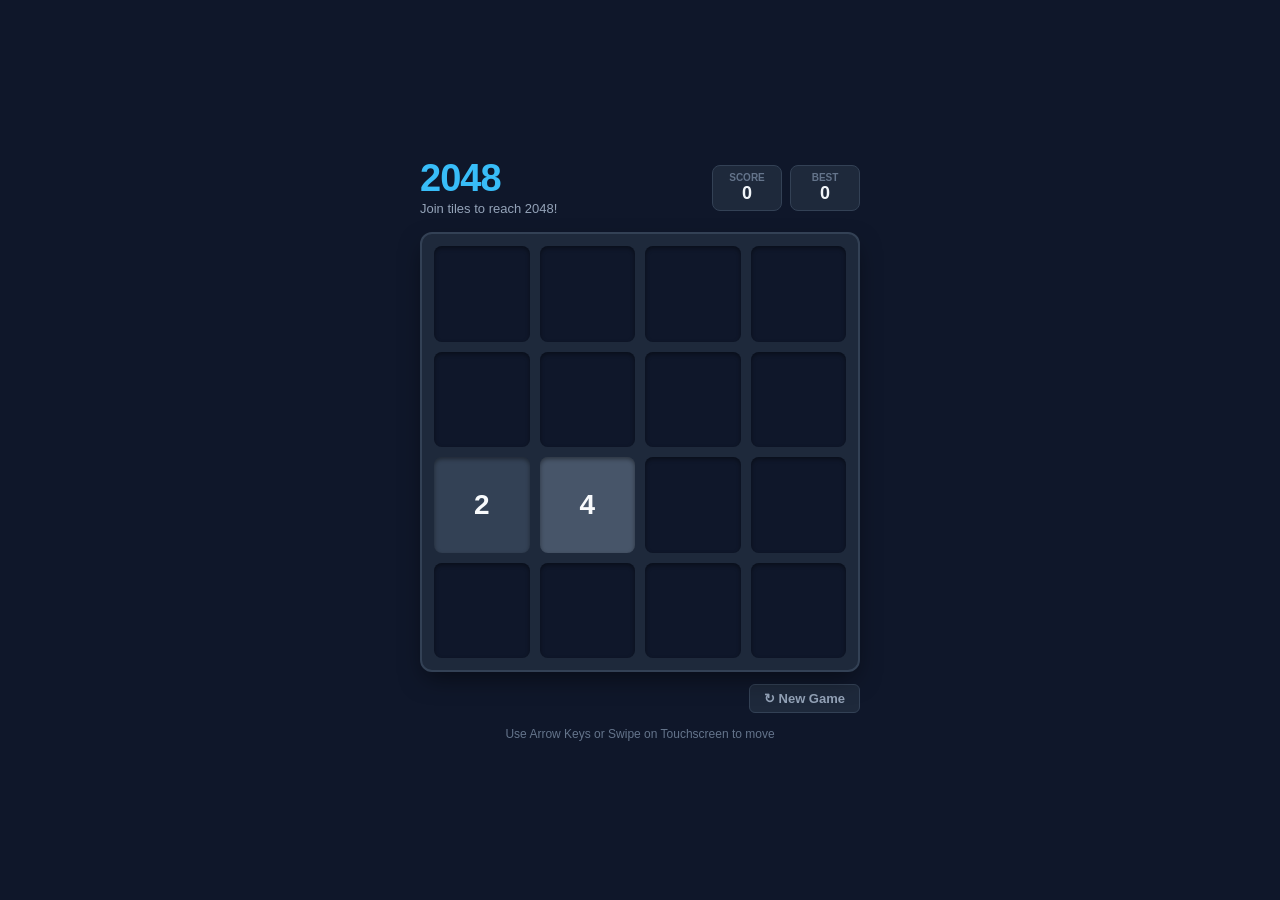
<file: public/games/2048/index.html>
<!DOCTYPE html>
<html lang="en">
<head>
  <meta charset="UTF-8">
  <meta name="viewport" content="width=device-width, initial-scale=1.0, user-scalable=no">
  <title>2048 Classic</title>
  <style>
    * { box-sizing: border-box; margin: 0; padding: 0; user-select: none; }
    body {
      background: #0f172a;
      color: #f8fafc;
      font-family: -apple-system, BlinkMacSystemFont, "Segoe UI", Roboto, sans-serif;
      display: flex;
      flex-direction: column;
      align-items: center;
      justify-content: center;
      min-height: 100vh;
      padding: 16px;
      overflow: hidden;
    }
    .header {
      width: 100%;
      max-width: 440px;
      display: flex;
      justify-content: space-between;
      align-items: center;
      margin-bottom: 16px;
    }
    .title-area h1 {
      font-size: 38px;
      font-weight: 800;
      color: #38bdf8;
      letter-spacing: -1px;
      line-height: 1;
    }
    .title-area p {
      font-size: 13px;
      color: #94a3b8;
      margin-top: 4px;
    }
    .scores {
      display: flex;
      gap: 8px;
    }
    .score-box {
      background: #1e293b;
      border: 1px solid #334155;
      border-radius: 8px;
      padding: 6px 12px;
      text-align: center;
      min-width: 70px;
    }
    .score-label {
      font-size: 10px;
      text-transform: uppercase;
      font-weight: 700;
      color: #64748b;
    }
    .score-val {
      font-size: 18px;
      font-weight: 800;
      color: #f1f5f9;
      font-variant-numeric: tabular-nums;
    }
    .board-container {
      position: relative;
      background: #1e293b;
      border: 2px solid #334155;
      border-radius: 12px;
      padding: 12px;
      width: 100%;
      max-width: 440px;
      aspect-ratio: 1;
      box-shadow: 0 10px 25px -5px rgba(0, 0, 0, 0.5);
    }
    .grid {
      display: grid;
      grid-template-columns: repeat(4, 1fr);
      grid-template-rows: repeat(4, 1fr);
      gap: 10px;
      width: 100%;
      height: 100%;
    }
    .cell {
      background: #0f172a;
      border-radius: 8px;
      display: flex;
      align-items: center;
      justify-content: center;
      font-size: 28px;
      font-weight: 800;
      transition: all 0.12s ease-in-out;
      box-shadow: inset 0 2px 4px rgba(0, 0, 0, 0.4);
    }
    .tile-2    { background: #334155; color: #f8fafc; }
    .tile-4    { background: #475569; color: #f8fafc; }
    .tile-8    { background: #ea580c; color: #ffffff; }
    .tile-16   { background: #f97316; color: #ffffff; }
    .tile-32   { background: #ef4444; color: #ffffff; }
    .tile-64   { background: #dc2626; color: #ffffff; }
    .tile-128  { background: #eab308; color: #1e293b; font-size: 24px; box-shadow: 0 0 12px rgba(234, 179, 8, 0.5); }
    .tile-256  { background: #f59e0b; color: #1e293b; font-size: 24px; box-shadow: 0 0 15px rgba(245, 158, 11, 0.6); }
    .tile-512  { background: #10b981; color: #ffffff; font-size: 24px; box-shadow: 0 0 18px rgba(16, 185, 129, 0.6); }
    .tile-1024 { background: #06b6d4; color: #ffffff; font-size: 20px; box-shadow: 0 0 20px rgba(6, 182, 212, 0.7); }
    .tile-2048 { background: #8b5cf6; color: #ffffff; font-size: 20px; box-shadow: 0 0 25px rgba(139, 92, 246, 0.8); }
    .overlay {
      position: absolute;
      inset: 0;
      background: rgba(15, 23, 42, 0.88);
      backdrop-filter: blur(4px);
      border-radius: 12px;
      display: none;
      flex-direction: column;
      align-items: center;
      justify-content: center;
      gap: 16px;
      z-index: 10;
    }
    .overlay.active { display: flex; }
    .overlay h2 { font-size: 32px; font-weight: 800; color: #f8fafc; }
    .btn {
      background: #2563eb;
      color: white;
      border: none;
      border-radius: 8px;
      padding: 10px 24px;
      font-size: 14px;
      font-weight: 700;
      cursor: pointer;
      transition: background 0.15s;
    }
    .btn:hover { background: #1d4ed8; }
    .controls-hint {
      margin-top: 14px;
      font-size: 12px;
      color: #64748b;
      text-align: center;
    }
    .restart-bar {
      margin-top: 12px;
      display: flex;
      width: 100%;
      max-width: 440px;
      justify-content: flex-end;
    }
    .restart-btn {
      background: #1e293b;
      color: #94a3b8;
      border: 1px solid #334155;
      padding: 6px 14px;
      border-radius: 6px;
      font-size: 13px;
      font-weight: 600;
      cursor: pointer;
    }
    .restart-btn:hover { color: #f1f5f9; background: #334155; }
  </style>
</head>
<body>
  <div class="header">
    <div class="title-area">
      <h1>2048</h1>
      <p>Join tiles to reach 2048!</p>
    </div>
    <div class="scores">
      <div class="score-box">
        <div class="score-label">Score</div>
        <div class="score-val" id="score">0</div>
      </div>
      <div class="score-box">
        <div class="score-label">Best</div>
        <div class="score-val" id="best">0</div>
      </div>
    </div>
  </div>

  <div class="board-container">
    <div class="grid" id="grid"></div>
    <div class="overlay" id="overlay">
      <h2 id="overlay-msg">Game Over!</h2>
      <button class="btn" onclick="initGame()">Try Again</button>
    </div>
  </div>

  <div class="restart-bar">
    <button class="restart-btn" onclick="initGame()">↻ New Game</button>
  </div>
  <div class="controls-hint">Use Arrow Keys or Swipe on Touchscreen to move</div>

  <script>
    let board = [];
    let score = 0;
    let best = localStorage.getItem('apex_2048_best') || 0;
    document.getElementById('best').textContent = best;

    function initGame() {
      board = [
        [0,0,0,0],
        [0,0,0,0],
        [0,0,0,0],
        [0,0,0,0]
      ];
      score = 0;
      updateScore(0);
      document.getElementById('overlay').classList.remove('active');
      addRandomTile();
      addRandomTile();
      render();
    }

    function addRandomTile() {
      let empty = [];
      for (let r = 0; r < 4; r++) {
        for (let c = 0; c < 4; c++) {
          if (board[r][c] === 0) empty.push({r, c});
        }
      }
      if (empty.length === 0) return false;
      let spot = empty[Math.floor(Math.random() * empty.length)];
      board[spot.r][spot.c] = Math.random() < 0.9 ? 2 : 4;
      return true;
    }

    function render() {
      const grid = document.getElementById('grid');
      grid.innerHTML = '';
      for (let r = 0; r < 4; r++) {
        for (let c = 0; c < 4; c++) {
          const val = board[r][c];
          const cell = document.createElement('div');
          cell.className = 'cell' + (val > 0 ? ' tile-' + val : '');
          cell.textContent = val > 0 ? val : '';
          grid.appendChild(cell);
        }
      }
    }

    function updateScore(add) {
      score += add;
      document.getElementById('score').textContent = score;
      if (score > best) {
        best = score;
        document.getElementById('best').textContent = best;
        localStorage.setItem('apex_2048_best', best);
      }
    }

    function slide(row) {
      let filtered = row.filter(val => val !== 0);
      for (let i = 0; i < filtered.length - 1; i++) {
        if (filtered[i] === filtered[i + 1]) {
          filtered[i] *= 2;
          updateScore(filtered[i]);
          filtered[i + 1] = 0;
        }
      }
      filtered = filtered.filter(val => val !== 0);
      while (filtered.length < 4) filtered.push(0);
      return filtered;
    }

    function moveLeft() {
      let changed = false;
      for (let r = 0; r < 4; r++) {
        let oldRow = [...board[r]];
        let newRow = slide(board[r]);
        board[r] = newRow;
        if (oldRow.some((v, i) => v !== newRow[i])) changed = true;
      }
      return changed;
    }

    function moveRight() {
      let changed = false;
      for (let r = 0; r < 4; r++) {
        let oldRow = [...board[r]];
        let rev = [...board[r]].reverse();
        let slided = slide(rev).reverse();
        board[r] = slided;
        if (oldRow.some((v, i) => v !== slided[i])) changed = true;
      }
      return changed;
    }

    function moveUp() {
      let changed = false;
      for (let c = 0; c < 4; c++) {
        let col = [board[0][c], board[1][c], board[2][c], board[3][c]];
        let oldCol = [...col];
        let newCol = slide(col);
        for (let r = 0; r < 4; r++) board[r][c] = newCol[r];
        if (oldCol.some((v, i) => v !== newCol[i])) changed = true;
      }
      return changed;
    }

    function moveDown() {
      let changed = false;
      for (let c = 0; c < 4; c++) {
        let col = [board[0][c], board[1][c], board[2][c], board[3][c]];
        let oldCol = [...col];
        let rev = [...col].reverse();
        let newCol = slide(rev).reverse();
        for (let r = 0; r < 4; r++) board[r][c] = newCol[r];
        if (oldCol.some((v, i) => v !== newCol[i])) changed = true;
      }
      return changed;
    }

    function canMove() {
      for (let r = 0; r < 4; r++) {
        for (let c = 0; c < 4; c++) {
          if (board[r][c] === 0) return true;
          if (r < 3 && board[r][c] === board[r+1][c]) return true;
          if (c < 3 && board[r][c] === board[r][c+1]) return true;
        }
      }
      return false;
    }

    function checkWin() {
      for (let r = 0; r < 4; r++) {
        for (let c = 0; c < 4; c++) {
          if (board[r][c] === 2048) return true;
        }
      }
      return false;
    }

    function handleMove(dir) {
      let moved = false;
      if (dir === 'left') moved = moveLeft();
      if (dir === 'right') moved = moveRight();
      if (dir === 'up') moved = moveUp();
      if (dir === 'down') moved = moveDown();

      if (moved) {
        addRandomTile();
        render();
        if (!canMove()) {
          document.getElementById('overlay-msg').textContent = 'Game Over!';
          document.getElementById('overlay').classList.add('active');
        } else if (checkWin()) {
          document.getElementById('overlay-msg').textContent = 'You Reached 2048!';
          document.getElementById('overlay').classList.add('active');
        }
      }
    }

    window.addEventListener('keydown', e => {
      if (['ArrowUp', 'KeyW'].includes(e.code)) { e.preventDefault(); handleMove('up'); }
      if (['ArrowDown', 'KeyS'].includes(e.code)) { e.preventDefault(); handleMove('down'); }
      if (['ArrowLeft', 'KeyA'].includes(e.code)) { e.preventDefault(); handleMove('left'); }
      if (['ArrowRight', 'KeyD'].includes(e.code)) { e.preventDefault(); handleMove('right'); }
    });

    // Touch support
    let touchStartX = 0, touchStartY = 0;
    document.addEventListener('touchstart', e => {
      touchStartX = e.changedTouches[0].screenX;
      touchStartY = e.changedTouches[0].screenY;
    }, {passive: true});

    document.addEventListener('touchend', e => {
      let diffX = e.changedTouches[0].screenX - touchStartX;
      let diffY = e.changedTouches[0].screenY - touchStartY;
      if (Math.abs(diffX) > Math.abs(diffY)) {
        if (Math.abs(diffX) > 30) handleMove(diffX > 0 ? 'right' : 'left');
      } else {
        if (Math.abs(diffY) > 30) handleMove(diffY > 0 ? 'down' : 'up');
      }
    }, {passive: true});

    initGame();
  </script>
</body>
</html>
</file>
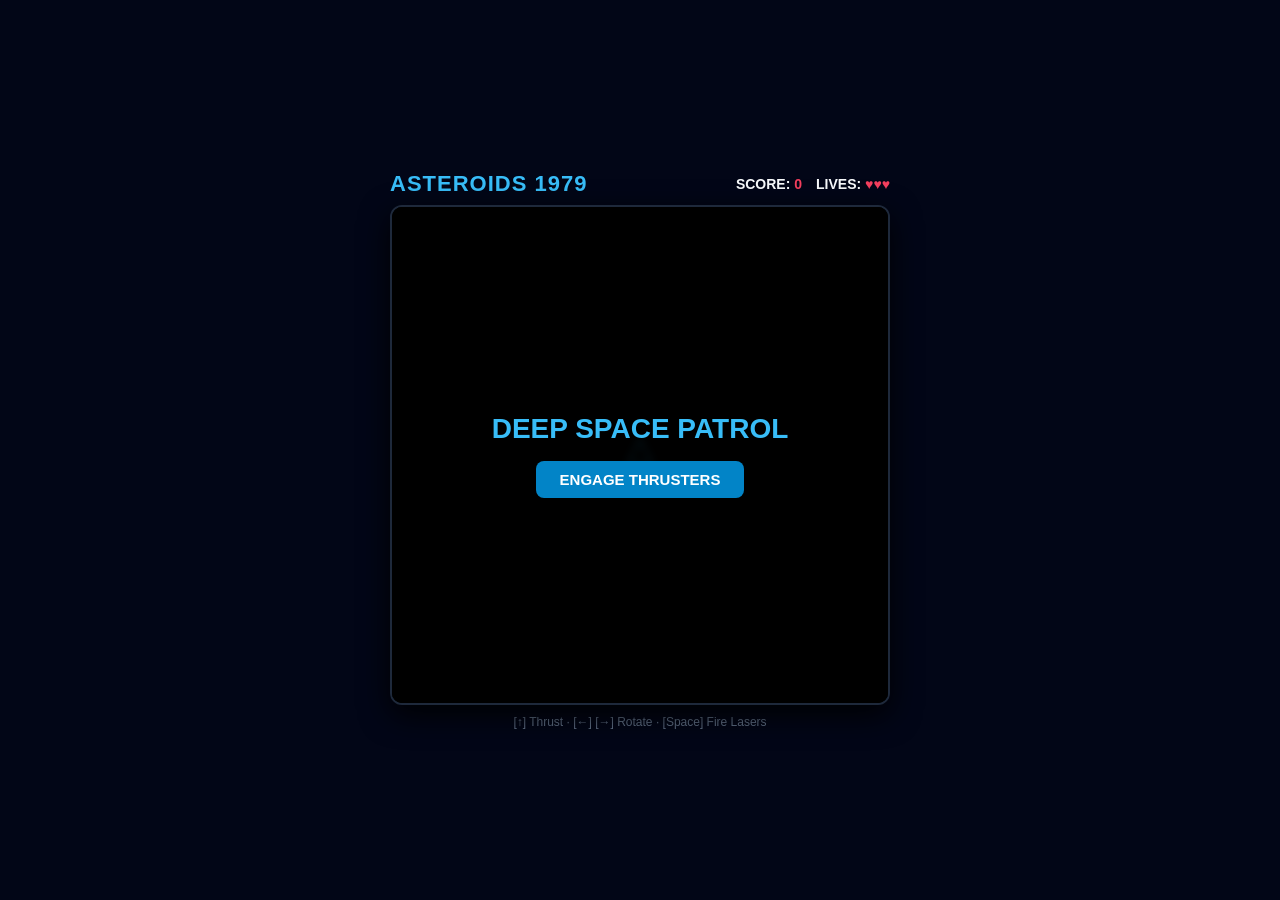
<file: public/games/asteroids/index.html>
<!DOCTYPE html>
<html lang="en">
<head>
  <meta charset="UTF-8">
  <meta name="viewport" content="width=device-width, initial-scale=1.0, user-scalable=no">
  <title>Vector Asteroids</title>
  <style>
    * { box-sizing: border-box; margin: 0; padding: 0; user-select: none; }
    body {
      background: #020617;
      color: #f8fafc;
      font-family: -apple-system, BlinkMacSystemFont, "Segoe UI", Roboto, sans-serif;
      display: flex;
      flex-direction: column;
      align-items: center;
      justify-content: center;
      min-height: 100vh;
      padding: 12px;
      overflow: hidden;
    }
    .hud {
      width: 100%;
      max-width: 500px;
      display: flex;
      justify-content: space-between;
      align-items: center;
      margin-bottom: 8px;
    }
    .brand h1 { font-size: 22px; font-weight: 800; color: #38bdf8; letter-spacing: 1px; }
    .stats { display: flex; gap: 14px; font-size: 14px; font-weight: 700; }
    .stat-val { color: #f43f5e; font-variant-numeric: tabular-nums; }
    .canvas-box {
      position: relative;
      width: 100%;
      max-width: 500px;
      aspect-ratio: 1;
      background: #000000;
      border: 2px solid #1e293b;
      border-radius: 12px;
      box-shadow: 0 10px 30px rgba(0, 0, 0, 0.9);
      overflow: hidden;
    }
    canvas { display: block; width: 100%; height: 100%; }
    .overlay {
      position: absolute;
      inset: 0;
      background: rgba(0, 0, 0, 0.88);
      backdrop-filter: blur(4px);
      display: flex;
      flex-direction: column;
      align-items: center;
      justify-content: center;
      gap: 16px;
      z-index: 10;
    }
    .overlay.hidden { display: none; }
    .overlay h2 { font-size: 28px; font-weight: 800; color: #38bdf8; }
    .btn {
      background: #0284c7;
      color: white;
      border: none;
      padding: 10px 24px;
      border-radius: 8px;
      font-size: 15px;
      font-weight: 700;
      cursor: pointer;
    }
    .hint {
      margin-top: 10px;
      font-size: 12px;
      color: #64748b;
    }
  </style>
</head>
<body>
  <div class="hud">
    <div class="brand"><h1>ASTEROIDS 1979</h1></div>
    <div class="stats">
      <div>SCORE: <span class="stat-val" id="score">0</span></div>
      <div>LIVES: <span class="stat-val" id="lives">♥♥♥</span></div>
    </div>
  </div>

  <div class="canvas-box">
    <canvas id="gameCanvas" width="500" height="500"></canvas>
    <div class="overlay" id="overlay">
      <h2 id="overlay-msg">DEEP SPACE PATROL</h2>
      <button class="btn" onclick="startGame()">ENGAGE THRUSTERS</button>
    </div>
  </div>

  <div class="hint">[↑] Thrust · [←] [→] Rotate · [Space] Fire Lasers</div>

  <script>
    const canvas = document.getElementById('gameCanvas');
    const ctx = canvas.getContext('2d');

    let audioCtx = null;
    function playTone(freq, dur = 0.08) {
      try {
        if (!audioCtx) audioCtx = new (window.AudioContext || window.webkitAudioContext)();
        if (audioCtx.state === 'suspended') audioCtx.resume();
        const osc = audioCtx.createOscillator();
        const gain = audioCtx.createGain();
        osc.frequency.setValueAtTime(freq, audioCtx.currentTime);
        gain.gain.setValueAtTime(0.06, audioCtx.currentTime);
        gain.gain.exponentialRampToValueAtTime(0.001, audioCtx.currentTime + dur);
        osc.connect(gain);
        gain.connect(audioCtx.destination);
        osc.start();
        osc.stop(audioCtx.currentTime + dur);
      } catch(e) {}
    }

    let isPlaying = false;
    let score = 0;
    let lives = 3;
    let animId = null;

    const ship = {
      x: 250,
      y: 250,
      r: 12,
      a: -Math.PI / 2,
      rot: 0,
      thrusting: false,
      vx: 0,
      vy: 0
    };

    let lasers = [];
    let asteroids = [];
    let particles = [];

    function createAsteroid(x, y, r) {
      const vert = Math.floor(Math.random() * 5 + 7);
      const offsets = [];
      for (let i = 0; i < vert; i++) {
        offsets.push(Math.random() * 0.4 + 0.8);
      }
      return {
        x: x,
        y: y,
        r: r,
        a: Math.random() * Math.PI * 2,
        rot: (Math.random() - 0.5) * 0.03,
        vx: (Math.random() - 0.5) * (80 / r),
        vy: (Math.random() - 0.5) * (80 / r),
        vert: vert,
        offsets: offsets
      };
    }

    function initAsteroids() {
      asteroids = [];
      for (let i = 0; i < 5; i++) {
        let x, y;
        do {
          x = Math.random() * canvas.width;
          y = Math.random() * canvas.height;
        } while (Math.hypot(x - ship.x, y - ship.y) < 120);
        asteroids.push(createAsteroid(x, y, 40));
      }
    }

    function startGame() {
      score = 0;
      lives = 3;
      lasers = [];
      particles = [];
      ship.x = canvas.width / 2;
      ship.y = canvas.height / 2;
      ship.vx = 0;
      ship.vy = 0;
      ship.a = -Math.PI / 2;
      initAsteroids();
      updateUI();
      isPlaying = true;
      document.getElementById('overlay').classList.add('hidden');
      if (animId) cancelAnimationFrame(animId);
      animId = requestAnimationFrame(loop);
    }

    function updateUI() {
      document.getElementById('score').textContent = score;
      let h = '';
      for (let i = 0; i < lives; i++) h += '♥';
      document.getElementById('lives').textContent = h || '0';
    }

    window.addEventListener('keydown', e => {
      if (['ArrowLeft', 'KeyA'].includes(e.code)) ship.rot = -0.08;
      if (['ArrowRight', 'KeyD'].includes(e.code)) ship.rot = 0.08;
      if (['ArrowUp', 'KeyW'].includes(e.code)) ship.thrusting = true;
      if (e.code === 'Space') {
        e.preventDefault();
        shootLaser();
      }
    });

    window.addEventListener('keyup', e => {
      if (['ArrowLeft', 'KeyA', 'ArrowRight', 'KeyD'].includes(e.code)) ship.rot = 0;
      if (['ArrowUp', 'KeyW'].includes(e.code)) ship.thrusting = false;
    });

    function shootLaser() {
      if (!isPlaying || lasers.length >= 6) return;
      lasers.push({
        x: ship.x + 4/3 * ship.r * Math.cos(ship.a),
        y: ship.y + 4/3 * ship.r * Math.sin(ship.a),
        vx: 8 * Math.cos(ship.a),
        vy: 8 * Math.sin(ship.a),
        life: 50
      });
      playTone(800, 0.05);
    }

    function addExplosion(x, y, count = 12) {
      for (let i = 0; i < count; i++) {
        particles.push({
          x, y,
          vx: (Math.random() - 0.5) * 5,
          vy: (Math.random() - 0.5) * 5,
          life: 1.0
        });
      }
    }

    function loop() {
      if (!isPlaying) return;

      // Rotate ship
      ship.a += ship.rot;

      // Thrust ship
      if (ship.thrusting) {
        ship.vx += 0.15 * Math.cos(ship.a);
        ship.vy += 0.15 * Math.sin(ship.a);
      } else {
        ship.vx *= 0.985;
        ship.vy *= 0.985;
      }

      ship.x += ship.vx;
      ship.y += ship.vy;

      // Wrap ship
      if (ship.x < 0) ship.x = canvas.width;
      else if (ship.x > canvas.width) ship.x = 0;
      if (ship.y < 0) ship.y = canvas.height;
      else if (ship.y > canvas.height) ship.y = 0;

      // Update Lasers
      for (let i = lasers.length - 1; i >= 0; i--) {
        const l = lasers[i];
        l.x += l.vx;
        l.y += l.vy;
        l.life--;

        // Wrap lasers
        if (l.x < 0) l.x = canvas.width;
        else if (l.x > canvas.width) l.x = 0;
        if (l.y < 0) l.y = canvas.height;
        else if (l.y > canvas.height) l.y = 0;

        if (l.life <= 0) {
          lasers.splice(i, 1);
          continue;
        }

        // Asteroid laser hit
        for (let j = asteroids.length - 1; j >= 0; j--) {
          const a = asteroids[j];
          if (Math.hypot(l.x - a.x, l.y - a.y) < a.r) {
            lasers.splice(i, 1);
            addExplosion(a.x, a.y, a.r > 20 ? 16 : 8);
            playTone(180, 0.15);

            score += a.r > 25 ? 20 : (a.r > 15 ? 50 : 100);
            updateUI();

            if (a.r > 20) {
              asteroids.push(createAsteroid(a.x, a.y, a.r / 2));
              asteroids.push(createAsteroid(a.x, a.y, a.r / 2));
            }
            asteroids.splice(j, 1);
            break;
          }
        }
      }

      // Update Asteroids
      asteroids.forEach(a => {
        a.x += a.vx;
        a.y += a.vy;
        a.a += a.rot;

        if (a.x < 0 - a.r) a.x = canvas.width + a.r;
        else if (a.x > canvas.width + a.r) a.x = 0 - a.r;
        if (a.y < 0 - a.r) a.y = canvas.height + a.r;
        else if (a.y > canvas.height + a.r) a.y = 0 - a.r;

        // Collision with ship
        if (Math.hypot(ship.x - a.x, ship.y - a.y) < ship.r + a.r) {
          addExplosion(ship.x, ship.y, 25);
          playTone(90, 0.3);
          lives--;
          updateUI();
          ship.x = canvas.width / 2;
          ship.y = canvas.height / 2;
          ship.vx = 0;
          ship.vy = 0;
          if (lives <= 0) {
            isPlaying = false;
            document.getElementById('overlay-msg').textContent = 'SHIP DESTROYED';
            document.getElementById('overlay').classList.remove('hidden');
          }
        }
      });

      if (asteroids.length === 0) {
        // Next asteroid round!
        initAsteroids();
      }

      // Update particles
      for (let i = particles.length - 1; i >= 0; i--) {
        const p = particles[i];
        p.x += p.vx;
        p.y += p.vy;
        p.life -= 0.03;
        if (p.life <= 0) particles.splice(i, 1);
      }

      draw();
      animId = requestAnimationFrame(loop);
    }

    function draw() {
      ctx.fillStyle = '#000000';
      ctx.fillRect(0, 0, canvas.width, canvas.height);

      // Draw Ship
      ctx.strokeStyle = '#38bdf8';
      ctx.lineWidth = 2;
      ctx.beginPath();
      ctx.moveTo(
        ship.x + 4/3 * ship.r * Math.cos(ship.a),
        ship.y + 4/3 * ship.r * Math.sin(ship.a)
      );
      ctx.lineTo(
        ship.x - ship.r * (2/3 * Math.cos(ship.a) + Math.sin(ship.a)),
        ship.y - ship.r * (2/3 * Math.sin(ship.a) - Math.cos(ship.a))
      );
      ctx.lineTo(
        ship.x - ship.r * (2/3 * Math.cos(ship.a) - Math.sin(ship.a)),
        ship.y - ship.r * (2/3 * Math.sin(ship.a) + Math.cos(ship.a))
      );
      ctx.closePath();
      ctx.stroke();

      // Thruster flame
      if (ship.thrusting) {
        ctx.strokeStyle = '#f59e0b';
        ctx.beginPath();
        ctx.moveTo(
          ship.x - 4/3 * ship.r * Math.cos(ship.a),
          ship.y - 4/3 * ship.r * Math.sin(ship.a)
        );
        ctx.lineTo(
          ship.x - ship.r * (1/2 * Math.cos(ship.a) + 0.4 * Math.sin(ship.a)),
          ship.y - ship.r * (1/2 * Math.sin(ship.a) - 0.4 * Math.cos(ship.a))
        );
        ctx.lineTo(
          ship.x - ship.r * (1/2 * Math.cos(ship.a) - 0.4 * Math.sin(ship.a)),
          ship.y - ship.r * (1/2 * Math.sin(ship.a) + 0.4 * Math.cos(ship.a))
        );
        ctx.closePath();
        ctx.stroke();
      }

      // Draw Lasers
      ctx.fillStyle = '#f43f5e';
      lasers.forEach(l => {
        ctx.beginPath();
        ctx.arc(l.x, l.y, 2.5, 0, Math.PI * 2);
        ctx.fill();
      });

      // Draw Asteroids
      ctx.strokeStyle = '#e2e8f0';
      ctx.lineWidth = 1.8;
      asteroids.forEach(a => {
        ctx.beginPath();
        for (let i = 0; i < a.vert; i++) {
          const angle = a.a + (i * Math.PI * 2 / a.vert);
          const rad = a.r * a.offsets[i];
          const x = a.x + rad * Math.cos(angle);
          const y = a.y + rad * Math.sin(angle);
          if (i === 0) ctx.moveTo(x, y);
          else ctx.lineTo(x, y);
        }
        ctx.closePath();
        ctx.stroke();
      });

      // Draw Particles
      ctx.fillStyle = '#f8fafc';
      particles.forEach(p => {
        ctx.globalAlpha = p.life;
        ctx.fillRect(p.x, p.y, 2, 2);
        ctx.globalAlpha = 1.0;
      });
    }

    draw();
  </script>
</body>
</html>
</file>
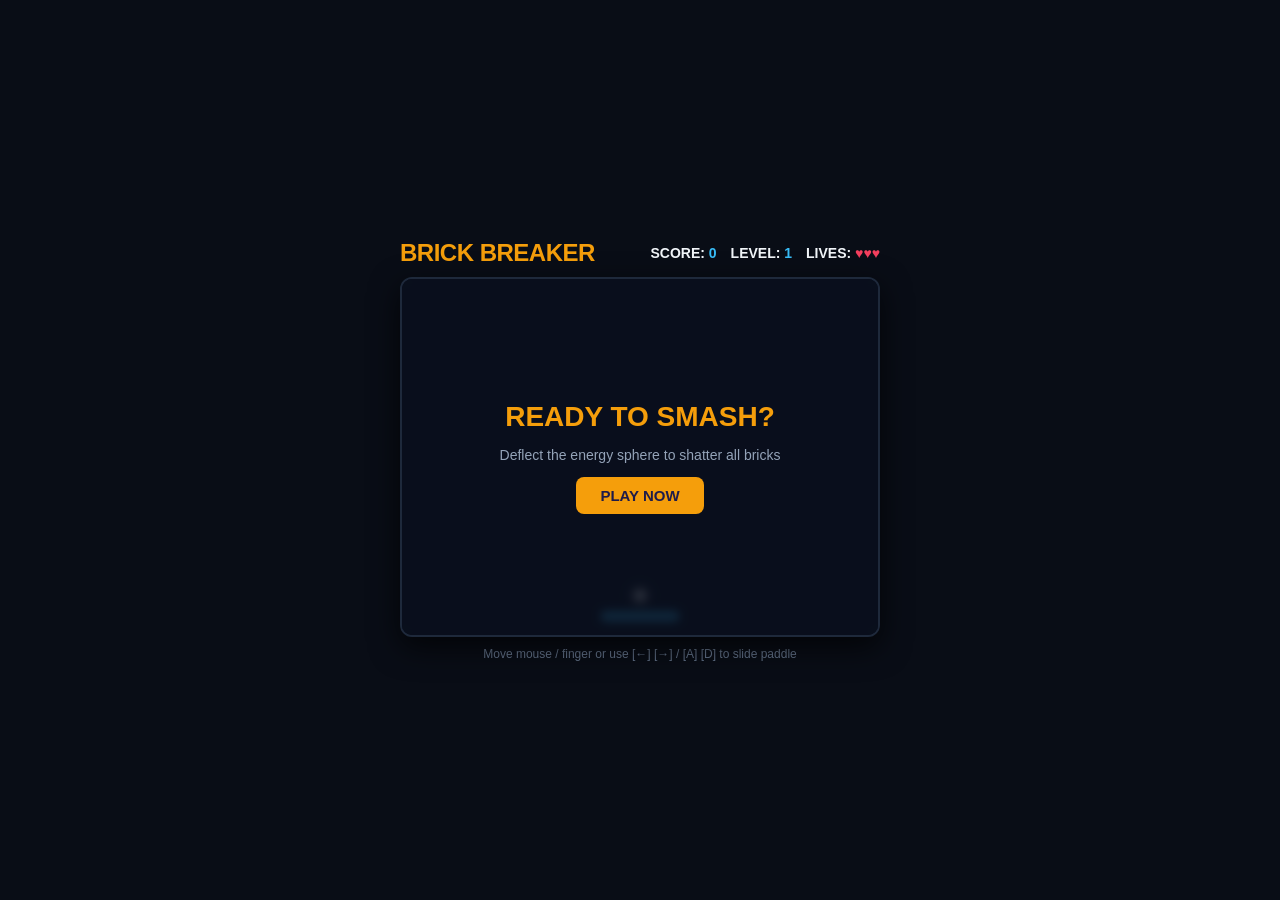
<file: public/games/breakout/index.html>
<!DOCTYPE html>
<html lang="en">
<head>
  <meta charset="UTF-8">
  <meta name="viewport" content="width=device-width, initial-scale=1.0, user-scalable=no">
  <title>Arcade Brick Breaker</title>
  <style>
    * { box-sizing: border-box; margin: 0; padding: 0; user-select: none; }
    body {
      background: #090d16;
      color: #f1f5f9;
      font-family: -apple-system, BlinkMacSystemFont, "Segoe UI", Roboto, sans-serif;
      display: flex;
      flex-direction: column;
      align-items: center;
      justify-content: center;
      min-height: 100vh;
      padding: 12px;
      overflow: hidden;
    }
    .hud {
      width: 100%;
      max-width: 480px;
      display: flex;
      justify-content: space-between;
      align-items: center;
      margin-bottom: 10px;
    }
    .brand h1 {
      font-size: 24px;
      font-weight: 800;
      color: #f59e0b;
      letter-spacing: -0.5px;
    }
    .stats {
      display: flex;
      gap: 14px;
      font-size: 14px;
      font-weight: 700;
    }
    .stat-val { color: #38bdf8; font-variant-numeric: tabular-nums; }
    .lives-val { color: #f43f5e; }
    .canvas-box {
      position: relative;
      width: 100%;
      max-width: 480px;
      aspect-ratio: 4 / 3;
      background: #0a0f1d;
      border: 2px solid #1e293b;
      border-radius: 12px;
      box-shadow: 0 10px 30px rgba(0, 0, 0, 0.7);
      overflow: hidden;
    }
    canvas { display: block; width: 100%; height: 100%; cursor: ew-resize; }
    .overlay {
      position: absolute;
      inset: 0;
      background: rgba(10, 15, 29, 0.88);
      backdrop-filter: blur(4px);
      display: flex;
      flex-direction: column;
      align-items: center;
      justify-content: center;
      gap: 14px;
      z-index: 10;
    }
    .overlay.hidden { display: none; }
    .overlay h2 { font-size: 28px; font-weight: 800; color: #f59e0b; }
    .btn {
      background: #f59e0b;
      color: #1e1b4b;
      border: none;
      padding: 10px 24px;
      border-radius: 8px;
      font-size: 15px;
      font-weight: 800;
      cursor: pointer;
    }
    .btn:hover { background: #d97706; }
    .hint {
      margin-top: 10px;
      font-size: 12px;
      color: #64748b;
    }
  </style>
</head>
<body>
  <div class="hud">
    <div class="brand">
      <h1>BRICK BREAKER</h1>
    </div>
    <div class="stats">
      <div>SCORE: <span class="stat-val" id="score">0</span></div>
      <div>LEVEL: <span class="stat-val" id="level">1</span></div>
      <div>LIVES: <span class="lives-val" id="lives">♥♥♥</span></div>
    </div>
  </div>

  <div class="canvas-box">
    <canvas id="gameCanvas" width="480" height="360"></canvas>
    <div class="overlay" id="overlay">
      <h2 id="overlay-msg">READY TO SMASH?</h2>
      <p id="overlay-sub" style="color: #94a3b8; font-size: 14px;">Deflect the energy sphere to shatter all bricks</p>
      <button class="btn" onclick="startGame()">PLAY NOW</button>
    </div>
  </div>

  <div class="hint">Move mouse / finger or use [←] [→] / [A] [D] to slide paddle</div>

  <script>
    const canvas = document.getElementById('gameCanvas');
    const ctx = canvas.getContext('2d');

    let audioCtx = null;
    function playBeep(freq, type = 'sine', duration = 0.06) {
      try {
        if (!audioCtx) audioCtx = new (window.AudioContext || window.webkitAudioContext)();
        if (audioCtx.state === 'suspended') audioCtx.resume();
        const osc = audioCtx.createOscillator();
        const gain = audioCtx.createGain();
        osc.type = type;
        osc.frequency.setValueAtTime(freq, audioCtx.currentTime);
        gain.gain.setValueAtTime(0.08, audioCtx.currentTime);
        gain.gain.exponentialRampToValueAtTime(0.001, audioCtx.currentTime + duration);
        osc.connect(gain);
        gain.connect(audioCtx.destination);
        osc.start();
        osc.stop(audioCtx.currentTime + duration);
      } catch(e) {}
    }

    let isPlaying = false;
    let score = 0;
    let level = 1;
    let lives = 3;
    let animId = null;

    const paddle = {
      w: 80,
      h: 12,
      x: 200,
      y: 335,
      speed: 7,
      movingLeft: false,
      movingRight: false
    };

    let ball = {
      x: 240,
      y: 320,
      r: 6,
      vx: 3,
      vy: -4
    };

    let bricks = [];
    const BRICK_ROWS = 5;
    const BRICK_COLS = 8;
    const BRICK_W = 52;
    const BRICK_H = 16;
    const BRICK_PAD = 6;
    const BRICK_OFFSET_TOP = 40;
    const BRICK_OFFSET_LEFT = 11;
    const ROW_COLORS = ['#ef4444', '#f97316', '#eab308', '#10b981', '#06b6d4'];

    let particles = [];

    function initBricks() {
      bricks = [];
      for (let r = 0; r < BRICK_ROWS; r++) {
        for (let c = 0; c < BRICK_COLS; c++) {
          bricks.push({
            x: BRICK_OFFSET_LEFT + c * (BRICK_W + BRICK_PAD),
            y: BRICK_OFFSET_TOP + r * (BRICK_H + BRICK_PAD),
            color: ROW_COLORS[r],
            pts: (BRICK_ROWS - r) * 10,
            status: 1
          });
        }
      }
    }

    function resetBall() {
      ball.x = paddle.x + paddle.w / 2;
      ball.y = paddle.y - 10;
      ball.vx = (Math.random() > 0.5 ? 1 : -1) * (2.8 + level * 0.4);
      ball.vy = -(3.8 + level * 0.4);
    }

    function startGame() {
      score = 0;
      level = 1;
      lives = 3;
      particles = [];
      paddle.x = canvas.width / 2 - paddle.w / 2;
      initBricks();
      resetBall();
      updateHUD();
      isPlaying = true;
      document.getElementById('overlay').classList.add('hidden');
      if (animId) cancelAnimationFrame(animId);
      animId = requestAnimationFrame(loop);
    }

    function updateHUD() {
      document.getElementById('score').textContent = score;
      document.getElementById('level').textContent = level;
      let hearts = '';
      for (let i = 0; i < lives; i++) hearts += '♥';
      document.getElementById('lives').textContent = hearts || '0';
    }

    // Keyboard & Mouse Controls
    window.addEventListener('keydown', e => {
      if (['ArrowLeft', 'KeyA'].includes(e.code)) paddle.movingLeft = true;
      if (['ArrowRight', 'KeyD'].includes(e.code)) paddle.movingRight = true;
    });

    window.addEventListener('keyup', e => {
      if (['ArrowLeft', 'KeyA'].includes(e.code)) paddle.movingLeft = false;
      if (['ArrowRight', 'KeyD'].includes(e.code)) paddle.movingRight = false;
    });

    canvas.addEventListener('mousemove', e => {
      const rect = canvas.getBoundingClientRect();
      const mouseX = ((e.clientX - rect.left) / rect.width) * canvas.width;
      paddle.x = Math.max(0, Math.min(canvas.width - paddle.w, mouseX - paddle.w / 2));
    });

    canvas.addEventListener('touchmove', e => {
      const rect = canvas.getBoundingClientRect();
      const touchX = ((e.touches[0].clientX - rect.left) / rect.width) * canvas.width;
      paddle.x = Math.max(0, Math.min(canvas.width - paddle.w, touchX - paddle.w / 2));
    }, {passive: true});

    function addParticles(x, y, color) {
      for (let i = 0; i < 10; i++) {
        particles.push({
          x,
          y,
          vx: (Math.random() - 0.5) * 4,
          vy: (Math.random() - 0.5) * 4,
          life: 1.0,
          color
        });
      }
    }

    function loop() {
      if (!isPlaying) return;

      if (paddle.movingLeft && paddle.x > 0) paddle.x -= paddle.speed;
      if (paddle.movingRight && paddle.x < canvas.width - paddle.w) paddle.x += paddle.speed;

      // Move ball
      ball.x += ball.vx;
      ball.y += ball.vy;

      // Ball wall collisions
      if (ball.x - ball.r < 0) {
        ball.x = ball.r;
        ball.vx = -ball.vx;
        playBeep(320);
      } else if (ball.x + ball.r > canvas.width) {
        ball.x = canvas.width - ball.r;
        ball.vx = -ball.vx;
        playBeep(320);
      }

      if (ball.y - ball.r < 0) {
        ball.y = ball.r;
        ball.vy = -ball.vy;
        playBeep(360);
      }

      // Ball paddle collision
      if (ball.y + ball.r >= paddle.y && ball.y - ball.r <= paddle.y + paddle.h) {
        if (ball.x >= paddle.x && ball.x <= paddle.x + paddle.w) {
          // Calculate bounce angle based on hit position
          let hitPos = (ball.x - (paddle.x + paddle.w / 2)) / (paddle.w / 2);
          let currentSpeed = Math.sqrt(ball.vx * ball.vx + ball.vy * ball.vy);
          ball.vx = hitPos * currentSpeed * 0.85;
          ball.vy = -Math.sqrt(Math.max(4, currentSpeed * currentSpeed - ball.vx * ball.vx));
          playBeep(440, 'triangle');
        }
      }

      // Ball brick collision
      let activeBricks = 0;
      for (let b of bricks) {
        if (b.status === 1) {
          activeBricks++;
          if (
            ball.x + ball.r > b.x &&
            ball.x - ball.r < b.x + BRICK_W &&
            ball.y + ball.r > b.y &&
            ball.y - ball.r < b.y + BRICK_H
          ) {
            b.status = 0;
            ball.vy = -ball.vy;
            score += b.pts;
            updateHUD();
            addParticles(b.x + BRICK_W / 2, b.y + BRICK_H / 2, b.color);
            playBeep(580, 'sine', 0.08);
            break;
          }
        }
      }

      // Next level check
      if (activeBricks === 0) {
        level++;
        updateHUD();
        initBricks();
        resetBall();
        playBeep(659, 'triangle', 0.15);
        playBeep(880, 'triangle', 0.2);
      }

      // Ball bottom drop
      if (ball.y + ball.r > canvas.height) {
        lives--;
        updateHUD();
        playBeep(150, 'sawtooth', 0.2);
        if (lives <= 0) {
          isPlaying = false;
          document.getElementById('overlay-msg').textContent = 'GAME OVER';
          document.getElementById('overlay-sub').textContent = 'Total Score: ' + score;
          document.getElementById('overlay').classList.remove('hidden');
          return;
        } else {
          resetBall();
        }
      }

      // Update particles
      for (let i = particles.length - 1; i >= 0; i--) {
        let p = particles[i];
        p.x += p.vx;
        p.y += p.vy;
        p.life -= 0.04;
        if (p.life <= 0) particles.splice(i, 1);
      }

      draw();
      animId = requestAnimationFrame(loop);
    }

    function draw() {
      ctx.fillStyle = '#0a0f1d';
      ctx.fillRect(0, 0, canvas.width, canvas.height);

      // Draw bricks
      for (let b of bricks) {
        if (b.status === 1) {
          ctx.fillStyle = b.color;
          ctx.beginPath();
          ctx.roundRect(b.x, b.y, BRICK_W, BRICK_H, 3);
          ctx.fill();

          // Highlight
          ctx.fillStyle = 'rgba(255, 255, 255, 0.2)';
          ctx.fillRect(b.x, b.y, BRICK_W, 3);
        }
      }

      // Draw paddle
      ctx.fillStyle = '#38bdf8';
      ctx.beginPath();
      ctx.roundRect(paddle.x, paddle.y, paddle.w, paddle.h, 6);
      ctx.fill();

      // Draw ball
      ctx.save();
      ctx.shadowBlur = 10;
      ctx.shadowColor = '#ffffff';
      ctx.fillStyle = '#ffffff';
      ctx.beginPath();
      ctx.arc(ball.x, ball.y, ball.r, 0, Math.PI * 2);
      ctx.fill();
      ctx.restore();

      // Draw particles
      for (let p of particles) {
        ctx.fillStyle = p.color;
        ctx.globalAlpha = p.life;
        ctx.fillRect(p.x, p.y, 3, 3);
        ctx.globalAlpha = 1.0;
      }
    }

    draw();
  </script>
</body>
</html>
</file>
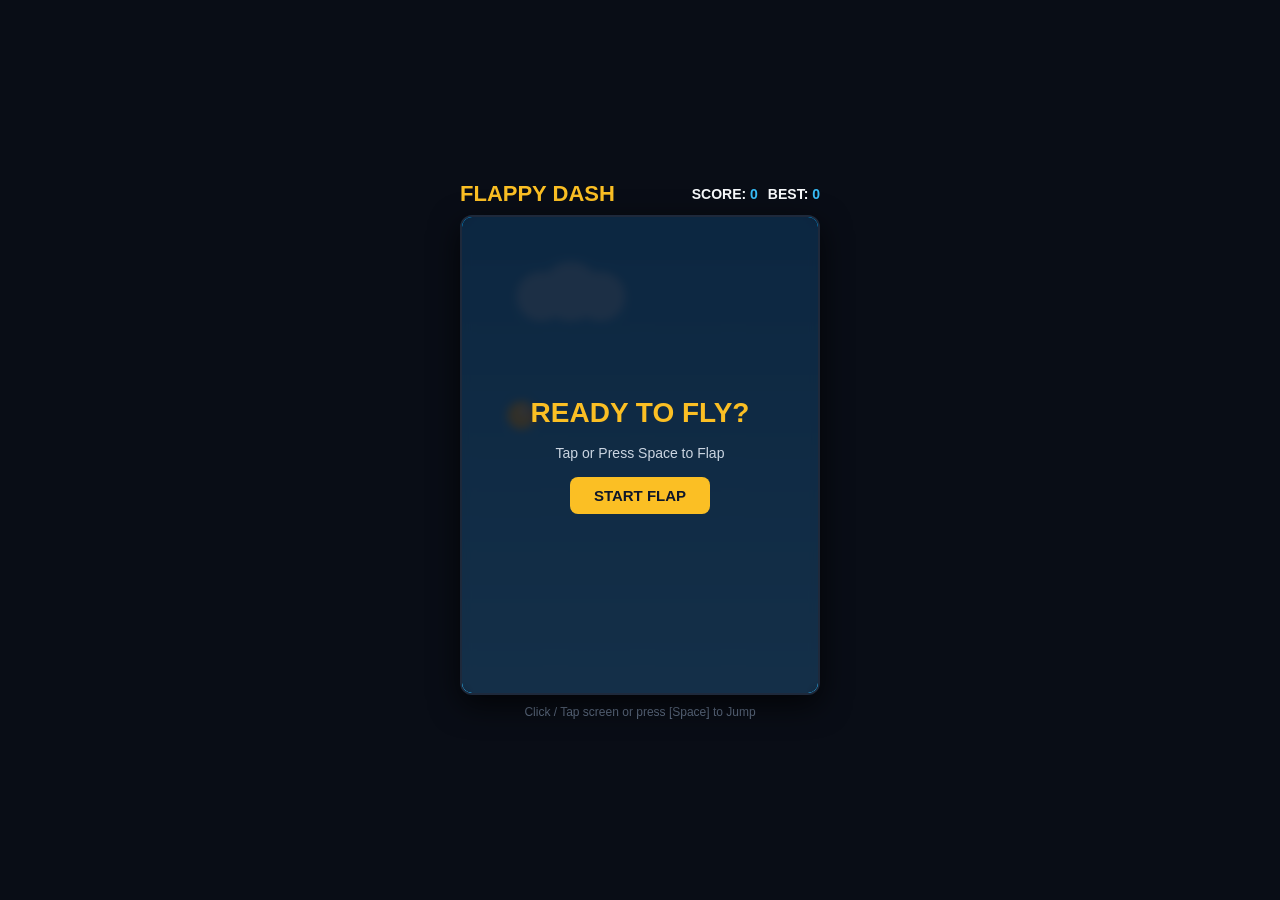
<file: public/games/flappy/index.html>
<!DOCTYPE html>
<html lang="en">
<head>
  <meta charset="UTF-8">
  <meta name="viewport" content="width=device-width, initial-scale=1.0, user-scalable=no">
  <title>Flappy Dash</title>
  <style>
    * { box-sizing: border-box; margin: 0; padding: 0; user-select: none; }
    body {
      background: #090d16;
      color: #f8fafc;
      font-family: -apple-system, BlinkMacSystemFont, "Segoe UI", Roboto, sans-serif;
      display: flex;
      flex-direction: column;
      align-items: center;
      justify-content: center;
      min-height: 100vh;
      padding: 12px;
      overflow: hidden;
    }
    .hud {
      width: 100%;
      max-width: 360px;
      display: flex;
      justify-content: space-between;
      align-items: center;
      margin-bottom: 8px;
    }
    .brand h1 { font-size: 22px; font-weight: 800; color: #fbbf24; }
    .stats { display: flex; gap: 10px; font-size: 14px; font-weight: 700; }
    .stat-val { color: #38bdf8; font-variant-numeric: tabular-nums; }
    .game-box {
      position: relative;
      width: 100%;
      max-width: 360px;
      height: 480px;
      background: #0284c7;
      border: 2px solid #1e293b;
      border-radius: 12px;
      overflow: hidden;
      box-shadow: 0 10px 30px rgba(0, 0, 0, 0.7);
      cursor: pointer;
    }
    canvas { display: block; width: 100%; height: 100%; }
    .overlay {
      position: absolute;
      inset: 0;
      background: rgba(15, 23, 42, 0.85);
      backdrop-filter: blur(4px);
      display: flex;
      flex-direction: column;
      align-items: center;
      justify-content: center;
      gap: 16px;
      z-index: 10;
    }
    .overlay.hidden { display: none; }
    .overlay h2 { font-size: 28px; font-weight: 800; color: #fbbf24; }
    .btn {
      background: #fbbf24;
      color: #0f172a;
      border: none;
      padding: 10px 24px;
      border-radius: 8px;
      font-size: 15px;
      font-weight: 800;
      cursor: pointer;
    }
    .hint {
      margin-top: 10px;
      font-size: 12px;
      color: #64748b;
    }
  </style>
</head>
<body>
  <div class="hud">
    <div class="brand"><h1>FLAPPY DASH</h1></div>
    <div class="stats">
      <div>SCORE: <span class="stat-val" id="score">0</span></div>
      <div>BEST: <span class="stat-val" id="best">0</span></div>
    </div>
  </div>

  <div class="game-box" id="gameBox">
    <canvas id="gameCanvas" width="360" height="480"></canvas>
    <div class="overlay" id="overlay">
      <h2 id="overlay-msg">READY TO FLY?</h2>
      <p id="overlay-sub" style="color: #cbd5e1; font-size: 14px;">Tap or Press Space to Flap</p>
      <button class="btn" onclick="startGame()">START FLAP</button>
    </div>
  </div>

  <div class="hint">Click / Tap screen or press [Space] to Jump</div>

  <script>
    const canvas = document.getElementById('gameCanvas');
    const ctx = canvas.getContext('2d');

    let audioCtx = null;
    function flapSound() {
      try {
        if (!audioCtx) audioCtx = new (window.AudioContext || window.webkitAudioContext)();
        if (audioCtx.state === 'suspended') audioCtx.resume();
        const osc = audioCtx.createOscillator();
        const gain = audioCtx.createGain();
        osc.frequency.setValueAtTime(400, audioCtx.currentTime);
        osc.frequency.exponentialRampToValueAtTime(700, audioCtx.currentTime + 0.08);
        gain.gain.setValueAtTime(0.06, audioCtx.currentTime);
        gain.gain.exponentialRampToValueAtTime(0.001, audioCtx.currentTime + 0.08);
        osc.connect(gain);
        gain.connect(audioCtx.destination);
        osc.start();
        osc.stop(audioCtx.currentTime + 0.08);
      } catch(e) {}
    }

    let isPlaying = false;
    let score = 0;
    let best = parseInt(localStorage.getItem('apex_flappy_best') || '0', 10);
    document.getElementById('best').textContent = best;
    let animId = null;

    const bird = {
      x: 60,
      y: 200,
      r: 14,
      vy: 0,
      gravity: 0.38,
      jump: -6.5
    };

    let pipes = [];
    const PIPE_W = 50;
    const GAP = 125;
    let frameCount = 0;

    function startGame() {
      score = 0;
      bird.y = 200;
      bird.vy = 0;
      pipes = [];
      frameCount = 0;
      document.getElementById('score').textContent = '0';
      document.getElementById('overlay').classList.add('hidden');
      isPlaying = true;
      if (animId) cancelAnimationFrame(animId);
      animId = requestAnimationFrame(loop);
    }

    function flap() {
      if (!isPlaying) {
        startGame();
        return;
      }
      bird.vy = bird.jump;
      flapSound();
    }

    window.addEventListener('keydown', e => {
      if (e.code === 'Space' || e.code === 'ArrowUp') {
        e.preventDefault();
        flap();
      }
    });

    document.getElementById('gameBox').addEventListener('pointerdown', e => {
      if (e.target.tagName !== 'BUTTON') {
        e.preventDefault();
        flap();
      }
    });

    function loop() {
      if (!isPlaying) return;
      frameCount++;

      // Bird physics
      bird.vy += bird.gravity;
      bird.y += bird.vy;

      // Pipe generation
      if (frameCount % 100 === 0) {
        const topH = Math.floor(Math.random() * (canvas.height - GAP - 100)) + 40;
        pipes.push({
          x: canvas.width,
          top: topH,
          bottom: topH + GAP,
          passed: false
        });
      }

      // Update Pipes
      for (let i = pipes.length - 1; i >= 0; i--) {
        const p = pipes[i];
        p.x -= 2.2;

        // Check score
        if (!p.passed && p.x + PIPE_W < bird.x) {
          p.passed = true;
          score++;
          document.getElementById('score').textContent = score;
        }

        // Collision
        if (bird.x + bird.r > p.x && bird.x - bird.r < p.x + PIPE_W) {
          if (bird.y - bird.r < p.top || bird.y + bird.r > p.bottom) {
            return gameOver();
          }
        }

        if (p.x + PIPE_W < 0) {
          pipes.splice(i, 1);
        }
      }

      // Ground or ceiling hit
      if (bird.y + bird.r >= canvas.height || bird.y - bird.r <= 0) {
        return gameOver();
      }

      draw();
      animId = requestAnimationFrame(loop);
    }

    function gameOver() {
      isPlaying = false;
      if (score > best) {
        best = score;
        localStorage.setItem('apex_flappy_best', best);
        document.getElementById('best').textContent = best;
      }
      document.getElementById('overlay-msg').textContent = 'GAME OVER';
      document.getElementById('overlay-sub').textContent = 'Score: ' + score + ' (Best: ' + best + ')';
      document.getElementById('overlay').classList.remove('hidden');
    }

    function draw() {
      // Sky
      const skyGrad = ctx.createLinearGradient(0, 0, 0, canvas.height);
      skyGrad.addColorStop(0, '#0284c7');
      skyGrad.addColorStop(1, '#38bdf8');
      ctx.fillStyle = skyGrad;
      ctx.fillRect(0, 0, canvas.width, canvas.height);

      // Clouds
      ctx.fillStyle = 'rgba(255, 255, 255, 0.4)';
      ctx.beginPath();
      ctx.arc(80, 80, 25, 0, Math.PI * 2);
      ctx.arc(110, 75, 30, 0, Math.PI * 2);
      ctx.arc(140, 80, 25, 0, Math.PI * 2);
      ctx.fill();

      // Pipes
      pipes.forEach(p => {
        // Top Pipe
        ctx.fillStyle = '#22c55e';
        ctx.fillRect(p.x, 0, PIPE_W, p.top);
        ctx.fillStyle = '#16a34a';
        ctx.fillRect(p.x - 3, p.top - 16, PIPE_W + 6, 16);

        // Bottom Pipe
        ctx.fillStyle = '#22c55e';
        ctx.fillRect(p.x, p.bottom, PIPE_W, canvas.height - p.bottom);
        ctx.fillStyle = '#16a34a';
        ctx.fillRect(p.x - 3, p.bottom, PIPE_W + 6, 16);
      });

      // Bird
      ctx.save();
      ctx.translate(bird.x, bird.y);
      const angle = Math.min(Math.PI / 4, Math.max(-Math.PI / 4, bird.vy * 0.08));
      ctx.rotate(angle);

      // Body
      ctx.fillStyle = '#fbbf24';
      ctx.beginPath();
      ctx.arc(0, 0, bird.r, 0, Math.PI * 2);
      ctx.fill();

      // Beak
      ctx.fillStyle = '#ea580c';
      ctx.beginPath();
      ctx.moveTo(bird.r - 2, -4);
      ctx.lineTo(bird.r + 8, 2);
      ctx.lineTo(bird.r - 2, 6);
      ctx.fill();

      // Eye
      ctx.fillStyle = '#ffffff';
      ctx.beginPath();
      ctx.arc(4, -4, 4, 0, Math.PI * 2);
      ctx.fill();
      ctx.fillStyle = '#0f172a';
      ctx.beginPath();
      ctx.arc(6, -4, 2, 0, Math.PI * 2);
      ctx.fill();

      ctx.restore();
    }

    draw();
  </script>
</body>
</html>
</file>
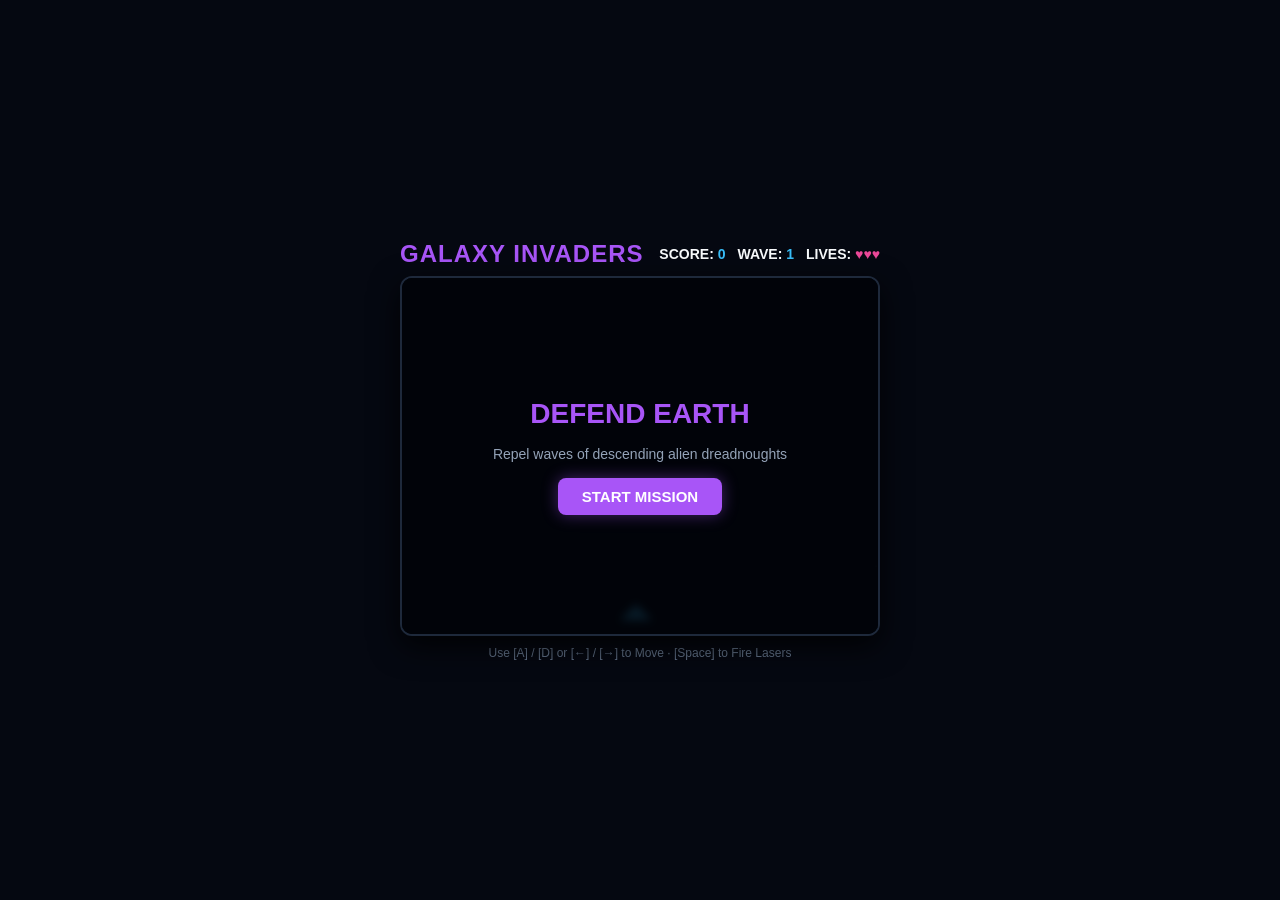
<file: public/games/invaders/index.html>
<!DOCTYPE html>
<html lang="en">
<head>
  <meta charset="UTF-8">
  <meta name="viewport" content="width=device-width, initial-scale=1.0, user-scalable=no">
  <title>Space Invaders Classic</title>
  <style>
    * { box-sizing: border-box; margin: 0; padding: 0; user-select: none; }
    body {
      background: #050811;
      color: #f8fafc;
      font-family: -apple-system, BlinkMacSystemFont, "Segoe UI", Roboto, sans-serif;
      display: flex;
      flex-direction: column;
      align-items: center;
      justify-content: center;
      min-height: 100vh;
      padding: 12px;
      overflow: hidden;
    }
    .hud {
      width: 100%;
      max-width: 480px;
      display: flex;
      justify-content: space-between;
      align-items: center;
      margin-bottom: 8px;
    }
    .brand h1 {
      font-size: 24px;
      font-weight: 800;
      color: #a855f7;
      letter-spacing: 1px;
    }
    .stats {
      display: flex;
      gap: 12px;
      font-size: 14px;
      font-weight: 700;
    }
    .stat-val { color: #38bdf8; font-variant-numeric: tabular-nums; }
    .lives-val { color: #ec4899; }
    .screen-wrap {
      position: relative;
      width: 100%;
      max-width: 480px;
      aspect-ratio: 4 / 3;
      background: #02040a;
      border: 2px solid #1e293b;
      border-radius: 12px;
      box-shadow: 0 10px 30px rgba(0, 0, 0, 0.8);
      overflow: hidden;
    }
    canvas {
      display: block;
      width: 100%;
      height: 100%;
    }
    .overlay {
      position: absolute;
      inset: 0;
      background: rgba(2, 4, 10, 0.88);
      backdrop-filter: blur(4px);
      display: flex;
      flex-direction: column;
      align-items: center;
      justify-content: center;
      gap: 16px;
      z-index: 10;
    }
    .overlay.hidden { display: none; }
    .overlay h2 { font-size: 28px; font-weight: 800; color: #a855f7; }
    .btn {
      background: #a855f7;
      color: white;
      border: none;
      padding: 10px 24px;
      border-radius: 8px;
      font-size: 15px;
      font-weight: 700;
      cursor: pointer;
      box-shadow: 0 0 16px rgba(168, 85, 247, 0.4);
    }
    .btn:hover { background: #9333ea; }
    .hint {
      margin-top: 10px;
      font-size: 12px;
      color: #64748b;
      text-align: center;
    }
  </style>
</head>
<body>
  <div class="hud">
    <div class="brand">
      <h1>GALAXY INVADERS</h1>
    </div>
    <div class="stats">
      <div>SCORE: <span class="stat-val" id="score">0</span></div>
      <div>WAVE: <span class="stat-val" id="wave">1</span></div>
      <div>LIVES: <span class="lives-val" id="lives">♥♥♥</span></div>
    </div>
  </div>

  <div class="screen-wrap">
    <canvas id="gameCanvas" width="480" height="360"></canvas>
    <div class="overlay" id="overlay">
      <h2 id="overlay-msg">DEFEND EARTH</h2>
      <p id="overlay-sub" style="color: #94a3b8; font-size: 14px;">Repel waves of descending alien dreadnoughts</p>
      <button class="btn" onclick="startGame()">START MISSION</button>
    </div>
  </div>

  <div class="hint">Use [A] / [D] or [←] / [→] to Move · [Space] to Fire Lasers</div>

  <script>
    const canvas = document.getElementById('gameCanvas');
    const ctx = canvas.getContext('2d');

    // Web Audio Sound synthesis
    let audioCtx = null;
    function playBeep(freq, type = 'square', duration = 0.08) {
      try {
        if (!audioCtx) audioCtx = new (window.AudioContext || window.webkitAudioContext)();
        if (audioCtx.state === 'suspended') audioCtx.resume();
        const osc = audioCtx.createOscillator();
        const gain = audioCtx.createGain();
        osc.type = type;
        osc.frequency.setValueAtTime(freq, audioCtx.currentTime);
        gain.gain.setValueAtTime(0.08, audioCtx.currentTime);
        gain.gain.exponentialRampToValueAtTime(0.001, audioCtx.currentTime + duration);
        osc.connect(gain);
        gain.connect(audioCtx.destination);
        osc.start();
        osc.stop(audioCtx.currentTime + duration);
      } catch(e) {}
    }

    let isPlaying = false;
    let score = 0;
    let wave = 1;
    let lives = 3;
    let animId = null;

    const player = {
      x: 220,
      y: 330,
      w: 32,
      h: 16,
      speed: 5,
      movingLeft: false,
      movingRight: false,
      lastShot: 0
    };

    let bullets = [];
    let alienBullets = [];
    let aliens = [];
    let alienDir = 1;
    let alienSpeed = 0.8;
    let alienStepDown = 0;
    let particles = [];
    let stars = [];

    for (let i = 0; i < 40; i++) {
      stars.push({
        x: Math.random() * canvas.width,
        y: Math.random() * canvas.height,
        size: Math.random() * 1.5 + 0.5,
        speed: Math.random() * 0.4 + 0.1
      });
    }

    function initAliens() {
      aliens = [];
      const rows = 4;
      const cols = 8;
      const startX = 40;
      const startY = 30;
      const spacingX = 48;
      const spacingY = 28;

      for (let r = 0; r < rows; r++) {
        for (let c = 0; c < cols; c++) {
          let type = r === 0 ? 'top' : (r < 3 ? 'mid' : 'bot');
          let color = r === 0 ? '#f43f5e' : (r < 3 ? '#a855f7' : '#06b6d4');
          let pts = r === 0 ? 30 : (r < 3 ? 20 : 10);
          aliens.push({
            x: startX + c * spacingX,
            y: startY + r * spacingY,
            w: 24,
            h: 18,
            alive: true,
            type,
            color,
            pts
          });
        }
      }
      alienDir = 1;
      alienSpeed = 0.8 + (wave - 1) * 0.3;
    }

    function startGame() {
      score = 0;
      wave = 1;
      lives = 3;
      bullets = [];
      alienBullets = [];
      particles = [];
      player.x = canvas.width / 2 - player.w / 2;
      updateUI();
      initAliens();
      isPlaying = true;
      document.getElementById('overlay').classList.add('hidden');
      if (animId) cancelAnimationFrame(animId);
      lastTime = performance.now();
      animId = requestAnimationFrame(loop);
    }

    function updateUI() {
      document.getElementById('score').textContent = score;
      document.getElementById('wave').textContent = wave;
      let hearts = '';
      for (let i = 0; i < lives; i++) hearts += '♥';
      document.getElementById('lives').textContent = hearts || '0';
    }

    window.addEventListener('keydown', e => {
      if (['ArrowLeft', 'KeyA'].includes(e.code)) player.movingLeft = true;
      if (['ArrowRight', 'KeyD'].includes(e.code)) player.movingRight = true;
      if (e.code === 'Space') {
        e.preventDefault();
        shootBullet();
      }
    });

    window.addEventListener('keyup', e => {
      if (['ArrowLeft', 'KeyA'].includes(e.code)) player.movingLeft = false;
      if (['ArrowRight', 'KeyD'].includes(e.code)) player.movingRight = false;
    });

    function shootBullet() {
      if (!isPlaying) return;
      const now = performance.now();
      if (now - player.lastShot > 250) {
        bullets.push({
          x: player.x + player.w / 2 - 2,
          y: player.y - 6,
          w: 4,
          h: 10,
          speed: 8
        });
        player.lastShot = now;
        playBeep(880, 'square', 0.05);
      }
    }

    function addExplosion(x, y, color) {
      for (let i = 0; i < 15; i++) {
        particles.push({
          x,
          y,
          vx: (Math.random() - 0.5) * 4,
          vy: (Math.random() - 0.5) * 4,
          life: 1.0,
          color
        });
      }
    }

    let lastTime = 0;
    function loop(time) {
      if (!isPlaying) return;

      // Update Stars
      stars.forEach(s => {
        s.y += s.speed;
        if (s.y > canvas.height) s.y = 0;
      });

      // Player Movement
      if (player.movingLeft && player.x > 10) player.x -= player.speed;
      if (player.movingRight && player.x < canvas.width - player.w - 10) player.x += player.speed;

      // Update Player Bullets
      for (let i = bullets.length - 1; i >= 0; i--) {
        const b = bullets[i];
        b.y -= b.speed;
        if (b.y < 0) {
          bullets.splice(i, 1);
          continue;
        }

        // Check collision with aliens
        for (let alien of aliens) {
          if (alien.alive && b.x + b.w > alien.x && b.x < alien.x + alien.w && b.y < alien.y + alien.h && b.y + b.h > alien.y) {
            alien.alive = false;
            bullets.splice(i, 1);
            score += alien.pts;
            updateUI();
            addExplosion(alien.x + alien.w/2, alien.y + alien.h/2, alien.color);
            playBeep(220, 'sawtooth', 0.1);
            break;
          }
        }
      }

      // Update Aliens
      let minX = 999, maxX = -999;
      let livingCount = 0;
      let lowestY = 0;

      aliens.forEach(a => {
        if (a.alive) {
          livingCount++;
          if (a.x < minX) minX = a.x;
          if (a.x + a.w > maxX) maxX = a.x + a.w;
          if (a.y + a.h > lowestY) lowestY = a.y + a.h;
        }
      });

      if (livingCount === 0) {
        // Next Wave!
        wave++;
        updateUI();
        initAliens();
        playBeep(523, 'triangle', 0.2);
        playBeep(659, 'triangle', 0.2);
      } else {
        if ((alienDir > 0 && maxX >= canvas.width - 15) || (alienDir < 0 && minX <= 15)) {
          alienDir = -alienDir;
          aliens.forEach(a => { a.y += 12; });
        } else {
          aliens.forEach(a => { a.x += alienDir * alienSpeed; });
        }

        // Alien shooting
        if (Math.random() < 0.02 && alienBullets.length < 4) {
          const livingAliens = aliens.filter(a => a.alive);
          if (livingAliens.length > 0) {
            const shooter = livingAliens[Math.floor(Math.random() * livingAliens.length)];
            alienBullets.push({
              x: shooter.x + shooter.w / 2 - 2,
              y: shooter.y + shooter.h,
              w: 4,
              h: 8,
              speed: 3 + wave * 0.4
            });
          }
        }

        if (lowestY >= player.y) {
          // Aliens reached player!
          lives = 0;
          updateUI();
          return triggerGameOver();
        }
      }

      // Update Alien Bullets
      for (let i = alienBullets.length - 1; i >= 0; i--) {
        const ab = alienBullets[i];
        ab.y += ab.speed;
        if (ab.y > canvas.height) {
          alienBullets.splice(i, 1);
          continue;
        }

        // Hit player
        if (ab.x + ab.w > player.x && ab.x < player.x + player.w && ab.y + ab.h > player.y && ab.y < player.y + player.h) {
          alienBullets.splice(i, 1);
          lives--;
          updateUI();
          addExplosion(player.x + player.w/2, player.y + player.h/2, '#ef4444');
          playBeep(110, 'sawtooth', 0.3);
          if (lives <= 0) {
            return triggerGameOver();
          }
        }
      }

      // Update Particles
      for (let i = particles.length - 1; i >= 0; i--) {
        const p = particles[i];
        p.x += p.vx;
        p.y += p.vy;
        p.life -= 0.04;
        if (p.life <= 0) particles.splice(i, 1);
      }

      draw();
      animId = requestAnimationFrame(loop);
    }

    function triggerGameOver() {
      isPlaying = false;
      document.getElementById('overlay-msg').textContent = 'FLEET DESTROYED';
      document.getElementById('overlay-sub').textContent = 'Score: ' + score + ' · Reached Wave ' + wave;
      document.getElementById('overlay').classList.remove('hidden');
    }

    function draw() {
      ctx.fillStyle = '#02040a';
      ctx.fillRect(0, 0, canvas.width, canvas.height);

      // Stars
      ctx.fillStyle = '#475569';
      stars.forEach(s => {
        ctx.fillRect(s.x, s.y, s.size, s.size);
      });

      // Aliens
      aliens.forEach(a => {
        if (!a.alive) return;
        ctx.fillStyle = a.color;
        // Simple retro pixel alien shape
        ctx.fillRect(a.x + 4, a.y, a.w - 8, a.h);
        ctx.fillRect(a.x, a.y + 4, a.w, a.h - 8);
        ctx.fillStyle = '#ffffff';
        ctx.fillRect(a.x + 5, a.y + 5, 3, 3);
        ctx.fillRect(a.x + a.w - 8, a.y + 5, 3, 3);
      });

      // Player
      ctx.fillStyle = '#38bdf8';
      ctx.beginPath();
      ctx.moveTo(player.x + player.w / 2, player.y);
      ctx.lineTo(player.x + player.w, player.y + player.h);
      ctx.lineTo(player.x, player.y + player.h);
      ctx.closePath();
      ctx.fill();

      // Bullets
      ctx.fillStyle = '#22d3ee';
      bullets.forEach(b => {
        ctx.fillRect(b.x, b.y, b.w, b.h);
      });

      // Alien Bullets
      ctx.fillStyle = '#f43f5e';
      alienBullets.forEach(ab => {
        ctx.fillRect(ab.x, ab.y, ab.w, ab.h);
      });

      // Particles
      particles.forEach(p => {
        ctx.fillStyle = p.color;
        ctx.globalAlpha = p.life;
        ctx.fillRect(p.x, p.y, 2.5, 2.5);
        ctx.globalAlpha = 1.0;
      });
    }

    draw();
  </script>
</body>
</html>
</file>
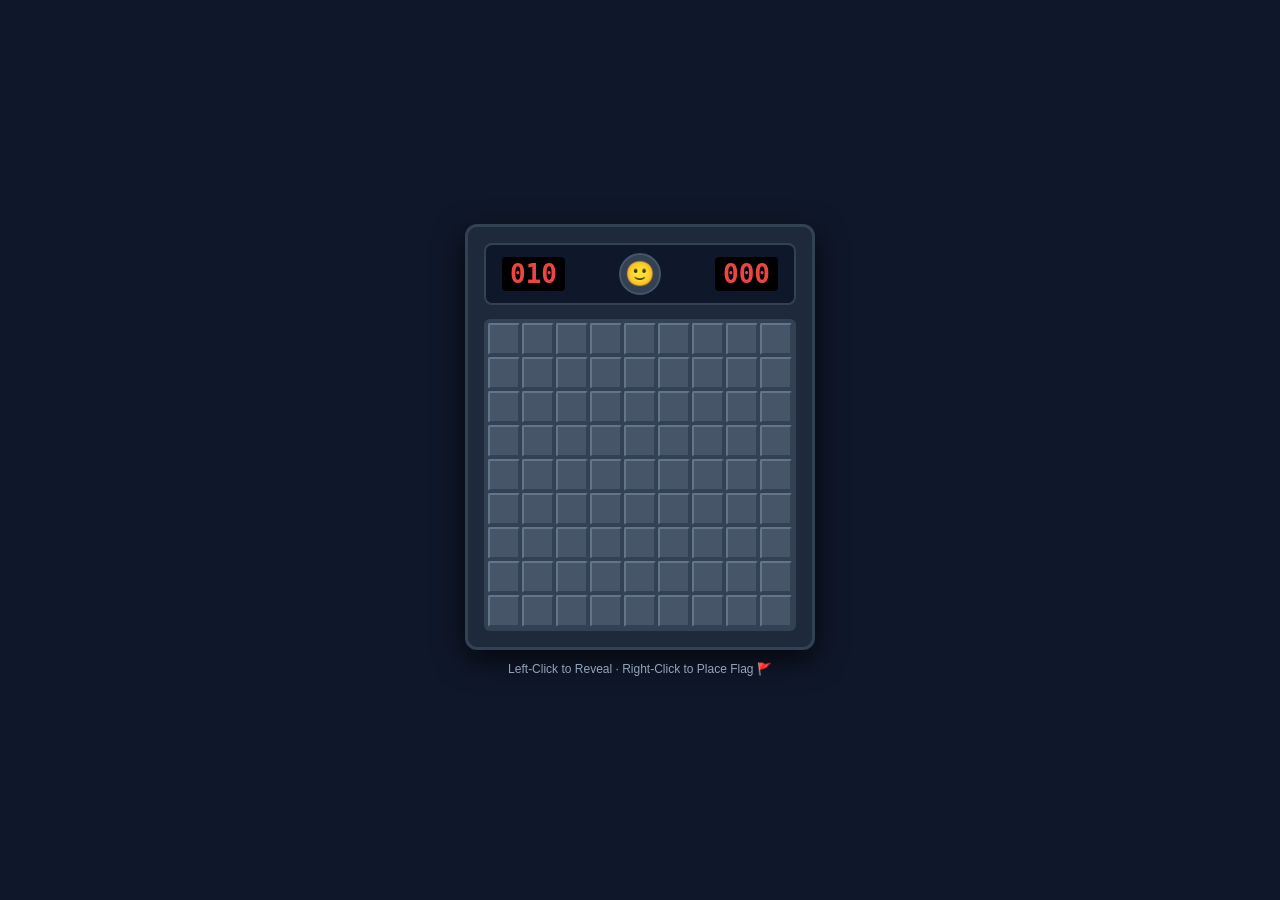
<file: public/games/minesweeper/index.html>
<!DOCTYPE html>
<html lang="en">
<head>
  <meta charset="UTF-8">
  <meta name="viewport" content="width=device-width, initial-scale=1.0, user-scalable=no">
  <title>Minesweeper Classic</title>
  <style>
    * { box-sizing: border-box; margin: 0; padding: 0; user-select: none; }
    body {
      background: #0f172a;
      color: #f8fafc;
      font-family: -apple-system, BlinkMacSystemFont, "Segoe UI", Roboto, sans-serif;
      display: flex;
      flex-direction: column;
      align-items: center;
      justify-content: center;
      min-height: 100vh;
      padding: 12px;
      overflow: hidden;
    }
    .wrapper {
      background: #1e293b;
      border: 3px solid #334155;
      border-radius: 12px;
      padding: 16px;
      box-shadow: 0 10px 30px rgba(0, 0, 0, 0.7);
    }
    .top-bar {
      display: flex;
      justify-content: space-between;
      align-items: center;
      background: #0f172a;
      border: 2px solid #334155;
      border-radius: 8px;
      padding: 8px 16px;
      margin-bottom: 14px;
    }
    .counter {
      font-family: monospace;
      font-size: 26px;
      font-weight: 800;
      color: #ef4444;
      background: #000;
      padding: 2px 8px;
      border-radius: 4px;
      min-width: 60px;
      text-align: center;
    }
    .face-btn {
      font-size: 24px;
      background: #334155;
      border: 2px solid #475569;
      border-radius: 50%;
      width: 42px;
      height: 42px;
      cursor: pointer;
      display: flex;
      align-items: center;
      justify-content: center;
    }
    .face-btn:active { background: #1e293b; }
    .grid {
      display: grid;
      gap: 2px;
      background: #334155;
      padding: 4px;
      border-radius: 6px;
    }
    .cell {
      width: 32px;
      height: 32px;
      background: #475569;
      display: flex;
      align-items: center;
      justify-content: center;
      font-weight: 800;
      font-size: 16px;
      cursor: pointer;
      border-radius: 2px;
      border-top: 2px solid #64748b;
      border-left: 2px solid #64748b;
      border-right: 2px solid #334155;
      border-bottom: 2px solid #334155;
    }
    .cell.revealed {
      background: #1e293b;
      border: 1px solid #334155;
      cursor: default;
    }
    .cell.mine { background: #ef4444 !important; }
    .cell.c1 { color: #38bdf8; }
    .cell.c2 { color: #22c55e; }
    .cell.c3 { color: #f43f5e; }
    .cell.c4 { color: #818cf8; }
    .cell.c5 { color: #ea580c; }
    .cell.c6 { color: #06b6d4; }
    .cell.c7 { color: #e2e8f0; }
    .cell.c8 { color: #94a3b8; }
    .hint {
      margin-top: 12px;
      font-size: 12px;
      color: #94a3b8;
      text-align: center;
    }
  </style>
</head>
<body>
  <div class="wrapper">
    <div class="top-bar">
      <div class="counter" id="mines-left">010</div>
      <button class="face-btn" id="face" onclick="initGame()">🙂</button>
      <div class="counter" id="timer">000</div>
    </div>
    <div class="grid" id="grid"></div>
  </div>
  <div class="hint">Left-Click to Reveal · Right-Click to Place Flag 🚩</div>

  <script>
    const ROWS = 9;
    const COLS = 9;
    const TOTAL_MINES = 10;

    let board = [];
    let revealedCount = 0;
    let flagsCount = 0;
    let isGameOver = false;
    let timer = 0;
    let timerId = null;
    let firstClick = true;

    function initGame() {
      if (timerId) clearInterval(timerId);
      timer = 0;
      isGameOver = false;
      firstClick = true;
      flagsCount = 0;
      revealedCount = 0;
      document.getElementById('face').textContent = '🙂';
      document.getElementById('timer').textContent = '000';
      document.getElementById('mines-left').textContent = String(TOTAL_MINES).padStart(3, '0');

      board = [];
      for (let r = 0; r < ROWS; r++) {
        let row = [];
        for (let c = 0; c < COLS; c++) {
          row.push({
            r, c,
            mine: false,
            revealed: false,
            flagged: false,
            count: 0
          });
        }
        board.push(row);
      }

      render();
    }

    function plantMines(safeR, safeC) {
      let planted = 0;
      while (planted < TOTAL_MINES) {
        let r = Math.floor(Math.random() * ROWS);
        let c = Math.floor(Math.random() * COLS);
        if (!board[r][c].mine && (Math.abs(r - safeR) > 1 || Math.abs(c - safeC) > 1)) {
          board[r][c].mine = true;
          planted++;
        }
      }

      // Count neighbors
      for (let r = 0; r < ROWS; r++) {
        for (let c = 0; c < COLS; c++) {
          if (!board[r][c].mine) {
            let cnt = 0;
            for (let dr = -1; dr <= 1; dr++) {
              for (let dc = -1; dc <= 1; dc++) {
                let nr = r + dr, nc = c + dc;
                if (nr >= 0 && nr < ROWS && nc >= 0 && nc < COLS && board[nr][nc].mine) {
                  cnt++;
                }
              }
            }
            board[r][c].count = cnt;
          }
        }
      }
    }

    function render() {
      const grid = document.getElementById('grid');
      grid.style.gridTemplateColumns = `repeat(${COLS}, 32px)`;
      grid.innerHTML = '';

      for (let r = 0; r < ROWS; r++) {
        for (let c = 0; c < COLS; c++) {
          const cell = board[r][c];
          const div = document.createElement('div');
          div.className = 'cell' + (cell.revealed ? ' revealed' : '');
          if (cell.revealed) {
            if (cell.mine) {
              div.className += ' mine';
              div.textContent = '💣';
            } else if (cell.count > 0) {
              div.className += ' c' + cell.count;
              div.textContent = cell.count;
            }
          } else if (cell.flagged) {
            div.textContent = '🚩';
          }

          div.addEventListener('click', () => handleClick(r, c));
          div.addEventListener('contextmenu', (e) => {
            e.preventDefault();
            handleRightClick(r, c);
          });
          grid.appendChild(div);
        }
      }
    }

    function handleClick(r, c) {
      if (isGameOver) return;
      const cell = board[r][c];
      if (cell.flagged || cell.revealed) return;

      if (firstClick) {
        firstClick = false;
        plantMines(r, c);
        timerId = setInterval(() => {
          timer++;
          document.getElementById('timer').textContent = String(Math.min(999, timer)).padStart(3, '0');
        }, 1000);
      }

      if (cell.mine) {
        // Boom!
        cell.revealed = true;
        isGameOver = true;
        clearInterval(timerId);
        document.getElementById('face').textContent = '😵';
        // Reveal all mines
        board.forEach(row => row.forEach(cl => {
          if (cl.mine) cl.revealed = true;
        }));
        render();
        return;
      }

      reveal(r, c);
      render();

      if (revealedCount === ROWS * COLS - TOTAL_MINES) {
        isGameOver = true;
        clearInterval(timerId);
        document.getElementById('face').textContent = '😎';
      }
    }

    function reveal(r, c) {
      if (r < 0 || r >= ROWS || c < 0 || c >= COLS) return;
      const cell = board[r][c];
      if (cell.revealed || cell.flagged || cell.mine) return;

      cell.revealed = true;
      revealedCount++;

      if (cell.count === 0) {
        for (let dr = -1; dr <= 1; dr++) {
          for (let dc = -1; dc <= 1; dc++) {
            reveal(r + dr, c + dc);
          }
        }
      }
    }

    function handleRightClick(r, c) {
      if (isGameOver) return;
      const cell = board[r][c];
      if (cell.revealed) return;

      cell.flagged = !cell.flagged;
      flagsCount += cell.flagged ? 1 : -1;
      document.getElementById('mines-left').textContent = String(Math.max(0, TOTAL_MINES - flagsCount)).padStart(3, '0');
      render();
    }

    initGame();
  </script>
</body>
</html>
</file>
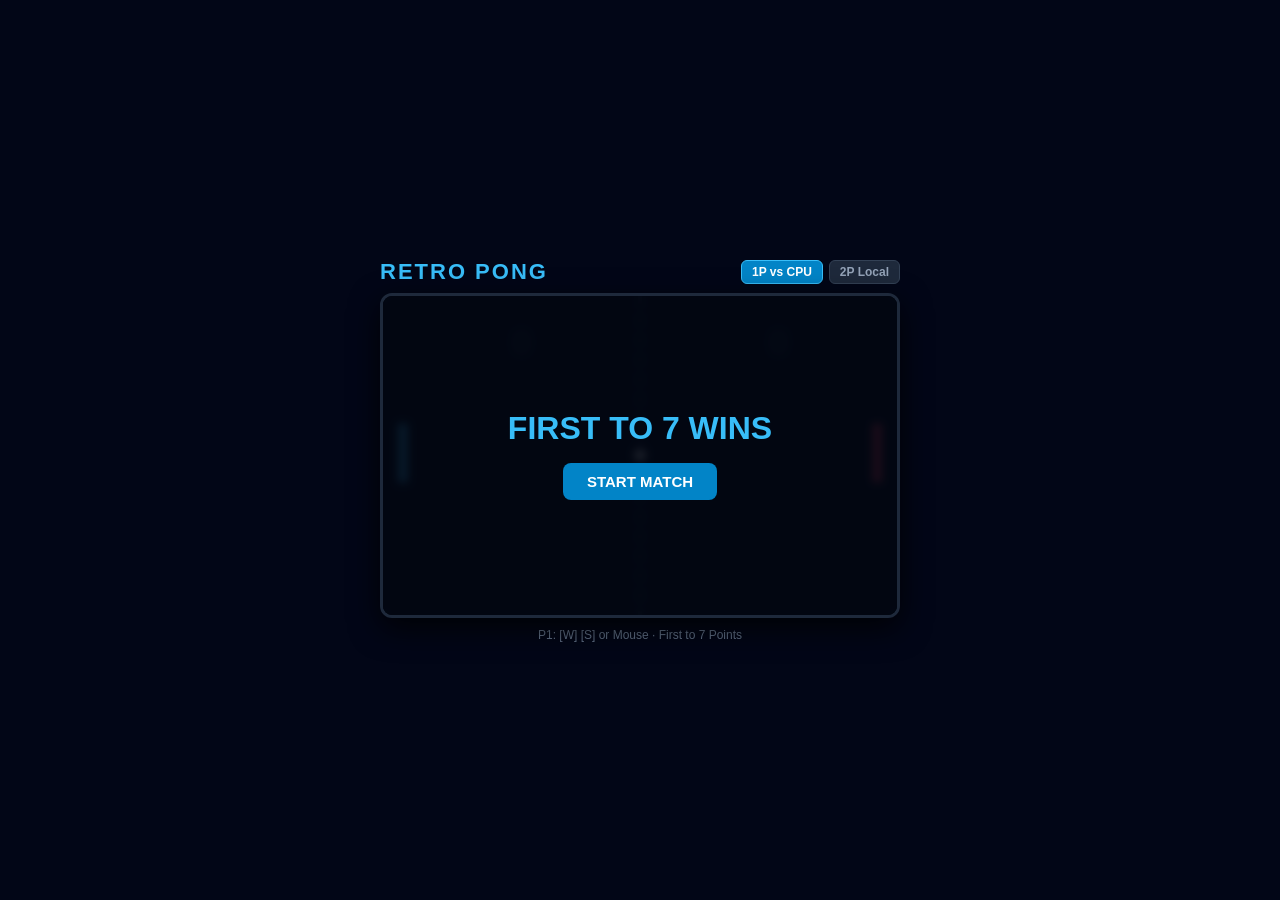
<file: public/games/pong/index.html>
<!DOCTYPE html>
<html lang="en">
<head>
  <meta charset="UTF-8">
  <meta name="viewport" content="width=device-width, initial-scale=1.0, user-scalable=no">
  <title>Retro Pong</title>
  <style>
    * { box-sizing: border-box; margin: 0; padding: 0; user-select: none; }
    body {
      background: #020617;
      color: #f8fafc;
      font-family: -apple-system, BlinkMacSystemFont, "Segoe UI", Roboto, sans-serif;
      display: flex;
      flex-direction: column;
      align-items: center;
      justify-content: center;
      min-height: 100vh;
      padding: 12px;
      overflow: hidden;
    }
    .hud {
      width: 100%;
      max-width: 520px;
      display: flex;
      justify-content: space-between;
      align-items: center;
      margin-bottom: 8px;
    }
    .brand h1 { font-size: 22px; font-weight: 800; color: #38bdf8; letter-spacing: 2px; }
    .modes { display: flex; gap: 6px; }
    .mode-btn {
      background: #1e293b;
      color: #94a3b8;
      border: 1px solid #334155;
      padding: 4px 10px;
      border-radius: 6px;
      font-size: 12px;
      font-weight: 600;
      cursor: pointer;
    }
    .mode-btn.active {
      background: #0284c7;
      color: white;
      border-color: #38bdf8;
    }
    .court-box {
      position: relative;
      width: 100%;
      max-width: 520px;
      aspect-ratio: 16 / 10;
      background: #030712;
      border: 3px solid #1e293b;
      border-radius: 12px;
      box-shadow: 0 10px 30px rgba(0, 0, 0, 0.8);
      overflow: hidden;
    }
    canvas { display: block; width: 100%; height: 100%; }
    .overlay {
      position: absolute;
      inset: 0;
      background: rgba(3, 7, 18, 0.9);
      backdrop-filter: blur(4px);
      display: flex;
      flex-direction: column;
      align-items: center;
      justify-content: center;
      gap: 16px;
      z-index: 10;
    }
    .overlay.hidden { display: none; }
    .overlay h2 { font-size: 32px; font-weight: 800; color: #38bdf8; }
    .btn {
      background: #0284c7;
      color: white;
      border: none;
      padding: 10px 24px;
      border-radius: 8px;
      font-size: 15px;
      font-weight: 700;
      cursor: pointer;
    }
    .hint {
      margin-top: 10px;
      font-size: 12px;
      color: #64748b;
      text-align: center;
    }
  </style>
</head>
<body>
  <div class="hud">
    <div class="brand"><h1>RETRO PONG</h1></div>
    <div class="modes">
      <button class="mode-btn active" id="btn-1p" onclick="setMode('1P')">1P vs CPU</button>
      <button class="mode-btn" id="btn-2p" onclick="setMode('2P')">2P Local</button>
    </div>
  </div>

  <div class="court-box">
    <canvas id="gameCanvas" width="520" height="325"></canvas>
    <div class="overlay" id="overlay">
      <h2 id="overlay-msg">FIRST TO 7 WINS</h2>
      <button class="btn" onclick="startGame()">START MATCH</button>
    </div>
  </div>

  <div class="hint" id="controls-hint">P1: [W] [S] or Mouse · First to 7 Points</div>

  <script>
    const canvas = document.getElementById('gameCanvas');
    const ctx = canvas.getContext('2d');

    let audioCtx = null;
    function playBeep(freq = 440) {
      try {
        if (!audioCtx) audioCtx = new (window.AudioContext || window.webkitAudioContext)();
        if (audioCtx.state === 'suspended') audioCtx.resume();
        const osc = audioCtx.createOscillator();
        const gain = audioCtx.createGain();
        osc.frequency.setValueAtTime(freq, audioCtx.currentTime);
        gain.gain.setValueAtTime(0.08, audioCtx.currentTime);
        gain.gain.exponentialRampToValueAtTime(0.001, audioCtx.currentTime + 0.08);
        osc.connect(gain);
        gain.connect(audioCtx.destination);
        osc.start();
        osc.stop(audioCtx.currentTime + 0.08);
      } catch(e) {}
    }

    let mode = '1P'; // '1P' or '2P'
    let isPlaying = false;
    let scoreL = 0;
    let scoreR = 0;
    let animId = null;

    const paddleH = 60;
    const paddleW = 10;
    let paddleL = { y: 130, vy: 0 };
    let paddleR = { y: 130, vy: 0 };

    let ball = {
      x: 260,
      y: 162,
      r: 6,
      vx: 4.5,
      vy: 2.5
    };

    let keys = {};

    function setMode(m) {
      mode = m;
      document.getElementById('btn-1p').classList.toggle('active', m === '1P');
      document.getElementById('btn-2p').classList.toggle('active', m === '2P');
      document.getElementById('controls-hint').textContent = m === '1P'
        ? 'P1: [W] [S] or Mouse · First to 7 Points'
        : 'P1: [W] [S] · P2: [↑] [↓] · First to 7 Points';
      startGame();
    }

    function resetBall(direction = 1) {
      ball.x = canvas.width / 2;
      ball.y = canvas.height / 2;
      const angle = (Math.random() - 0.5) * Math.PI / 4;
      const speed = 4.8;
      ball.vx = Math.cos(angle) * speed * direction;
      ball.vy = Math.sin(angle) * speed;
    }

    function startGame() {
      scoreL = 0;
      scoreR = 0;
      paddleL.y = canvas.height / 2 - paddleH / 2;
      paddleR.y = canvas.height / 2 - paddleH / 2;
      resetBall(Math.random() > 0.5 ? 1 : -1);
      isPlaying = true;
      document.getElementById('overlay').classList.add('hidden');
      if (animId) cancelAnimationFrame(animId);
      animId = requestAnimationFrame(loop);
    }

    window.addEventListener('keydown', e => { keys[e.code] = true; });
    window.addEventListener('keyup', e => { keys[e.code] = false; });

    canvas.addEventListener('mousemove', e => {
      const rect = canvas.getBoundingClientRect();
      const mouseY = ((e.clientY - rect.top) / rect.height) * canvas.height;
      paddleL.y = Math.max(0, Math.min(canvas.height - paddleH, mouseY - paddleH / 2));
    });

    function loop() {
      if (!isPlaying) return;

      // P1 movement via keys
      if (keys['KeyW']) paddleL.y = Math.max(0, paddleL.y - 6);
      if (keys['KeyS']) paddleL.y = Math.min(canvas.height - paddleH, paddleL.y + 6);

      // P2 or CPU
      if (mode === '2P') {
        if (keys['ArrowUp']) paddleR.y = Math.max(0, paddleR.y - 6);
        if (keys['ArrowDown']) paddleR.y = Math.min(canvas.height - paddleH, paddleR.y + 6);
      } else {
        // AI Logic
        const target = ball.y - paddleH / 2;
        const diff = target - paddleR.y;
        paddleR.y += diff * 0.085;
        paddleR.y = Math.max(0, Math.min(canvas.height - paddleH, paddleR.y));
      }

      // Ball movement
      ball.x += ball.vx;
      ball.y += ball.vy;

      // Top/bottom bounce
      if (ball.y - ball.r < 0) {
        ball.y = ball.r;
        ball.vy = -ball.vy;
        playBeep(300);
      } else if (ball.y + ball.r > canvas.height) {
        ball.y = canvas.height - ball.r;
        ball.vy = -ball.vy;
        playBeep(300);
      }

      // Left paddle hit
      if (ball.x - ball.r <= 25 && ball.x - ball.r >= 15) {
        if (ball.y >= paddleL.y && ball.y <= paddleL.y + paddleH) {
          ball.x = 25 + ball.r;
          let hit = (ball.y - (paddleL.y + paddleH / 2)) / (paddleH / 2);
          let speed = Math.sqrt(ball.vx * ball.vx + ball.vy * ball.vy) * 1.05;
          ball.vx = Math.cos(hit * 0.7) * speed;
          ball.vy = Math.sin(hit * 0.7) * speed;
          playBeep(480);
        }
      }

      // Right paddle hit
      if (ball.x + ball.r >= canvas.width - 25 && ball.x + ball.r <= canvas.width - 15) {
        if (ball.y >= paddleR.y && ball.y <= paddleR.y + paddleH) {
          ball.x = canvas.width - 25 - ball.r;
          let hit = (ball.y - (paddleR.y + paddleH / 2)) / (paddleH / 2);
          let speed = Math.sqrt(ball.vx * ball.vx + ball.vy * ball.vy) * 1.05;
          ball.vx = -Math.cos(hit * 0.7) * speed;
          ball.vy = Math.sin(hit * 0.7) * speed;
          playBeep(480);
        }
      }

      // Score check
      if (ball.x < 0) {
        scoreR++;
        playBeep(200);
        if (scoreR >= 7) return finishMatch(mode === '2P' ? 'PLAYER 2 WINS!' : 'CPU WINS!');
        resetBall(1);
      } else if (ball.x > canvas.width) {
        scoreL++;
        playBeep(600);
        if (scoreL >= 7) return finishMatch('PLAYER 1 WINS!');
        resetBall(-1);
      }

      draw();
      animId = requestAnimationFrame(loop);
    }

    function finishMatch(msg) {
      isPlaying = false;
      document.getElementById('overlay-msg').textContent = msg;
      document.getElementById('overlay').classList.remove('hidden');
    }

    function draw() {
      ctx.fillStyle = '#030712';
      ctx.fillRect(0, 0, canvas.width, canvas.height);

      // Center dashed net
      ctx.strokeStyle = '#1e293b';
      ctx.lineWidth = 4;
      ctx.setLineDash([10, 10]);
      ctx.beginPath();
      ctx.moveTo(canvas.width / 2, 0);
      ctx.lineTo(canvas.width / 2, canvas.height);
      ctx.stroke();
      ctx.setLineDash([]);

      // Scores
      ctx.font = '700 40px -apple-system, BlinkMacSystemFont, "Segoe UI", Roboto';
      ctx.fillStyle = '#1e293b';
      ctx.fillText(scoreL, canvas.width / 4, 60);
      ctx.fillText(scoreR, (canvas.width / 4) * 3, 60);

      // Paddles
      ctx.fillStyle = '#38bdf8';
      ctx.fillRect(15, paddleL.y, paddleW, paddleH);
      ctx.fillStyle = '#f43f5e';
      ctx.fillRect(canvas.width - 15 - paddleW, paddleR.y, paddleW, paddleH);

      // Ball
      ctx.fillStyle = '#ffffff';
      ctx.beginPath();
      ctx.arc(ball.x, ball.y, ball.r, 0, Math.PI * 2);
      ctx.fill();
    }

    draw();
  </script>
</body>
</html>
</file>
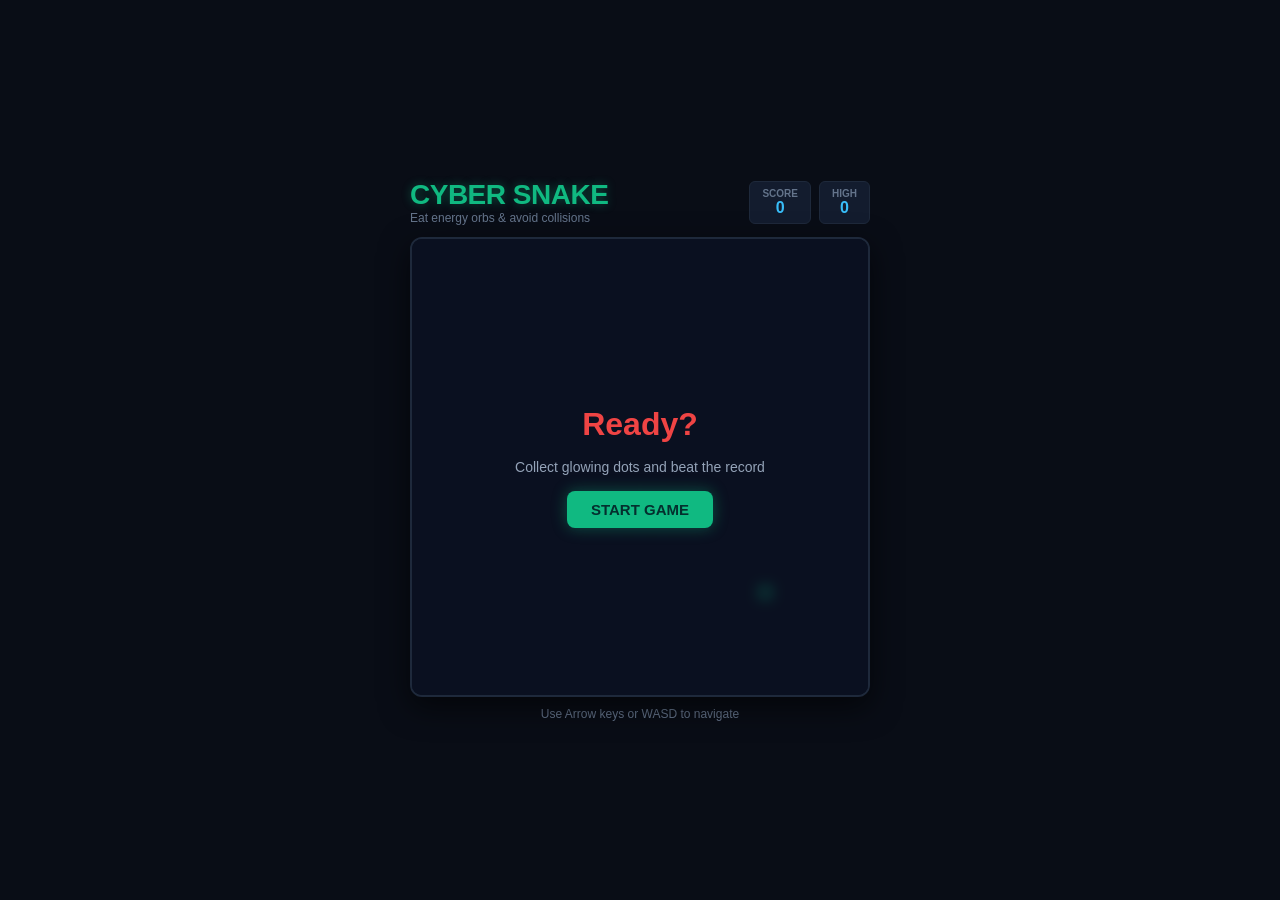
<file: public/games/snake/index.html>
<!DOCTYPE html>
<html lang="en">
<head>
  <meta charset="UTF-8">
  <meta name="viewport" content="width=device-width, initial-scale=1.0, user-scalable=no">
  <title>Cyber Snake</title>
  <style>
    * { box-sizing: border-box; margin: 0; padding: 0; user-select: none; }
    body {
      background: #090d16;
      color: #f1f5f9;
      font-family: -apple-system, BlinkMacSystemFont, "Segoe UI", Roboto, sans-serif;
      display: flex;
      flex-direction: column;
      align-items: center;
      justify-content: center;
      min-height: 100vh;
      padding: 12px;
      overflow: hidden;
    }
    .hud {
      width: 100%;
      max-width: 460px;
      display: flex;
      justify-content: space-between;
      align-items: center;
      margin-bottom: 12px;
    }
    .brand h1 {
      font-size: 28px;
      font-weight: 800;
      color: #10b981;
      text-shadow: 0 0 10px rgba(16, 185, 129, 0.4);
      letter-spacing: -0.5px;
    }
    .brand p { font-size: 12px; color: #64748b; }
    .stats { display: flex; gap: 8px; }
    .stat-badge {
      background: #131c2e;
      border: 1px solid #1e293b;
      padding: 6px 12px;
      border-radius: 6px;
      text-align: center;
    }
    .stat-label { font-size: 10px; color: #64748b; text-transform: uppercase; font-weight: 700; }
    .stat-num { font-size: 16px; font-weight: 800; color: #38bdf8; font-variant-numeric: tabular-nums; }
    .canvas-box {
      position: relative;
      width: 100%;
      max-width: 460px;
      aspect-ratio: 1;
      background: #0b1120;
      border: 2px solid #1e293b;
      border-radius: 12px;
      box-shadow: 0 10px 30px rgba(0, 0, 0, 0.6), inset 0 0 40px rgba(0, 0, 0, 0.7);
      overflow: hidden;
    }
    canvas {
      display: block;
      width: 100%;
      height: 100%;
    }
    .overlay {
      position: absolute;
      inset: 0;
      background: rgba(11, 17, 32, 0.88);
      backdrop-filter: blur(4px);
      display: flex;
      flex-direction: column;
      align-items: center;
      justify-content: center;
      gap: 16px;
      z-index: 5;
    }
    .overlay.hidden { display: none; }
    .overlay h2 { font-size: 32px; font-weight: 800; color: #ef4444; }
    .btn {
      background: #10b981;
      color: #042f2e;
      border: none;
      padding: 10px 24px;
      border-radius: 8px;
      font-size: 15px;
      font-weight: 800;
      cursor: pointer;
      box-shadow: 0 0 15px rgba(16, 185, 129, 0.4);
      transition: transform 0.1s, opacity 0.15s;
    }
    .btn:hover { opacity: 0.95; transform: scale(1.02); }
    .touch-controls {
      display: none;
      grid-template-columns: repeat(3, 1fr);
      gap: 6px;
      width: 100%;
      max-width: 240px;
      margin-top: 14px;
    }
    @media (pointer: coarse) {
      .touch-controls { display: grid; }
    }
    .touch-btn {
      background: #1e293b;
      border: 1px solid #334155;
      color: #cbd5e1;
      font-size: 18px;
      font-weight: bold;
      border-radius: 8px;
      padding: 12px;
      text-align: center;
      cursor: pointer;
    }
    .hint {
      margin-top: 10px;
      font-size: 12px;
      color: #64748b;
    }
  </style>
</head>
<body>
  <div class="hud">
    <div class="brand">
      <h1>CYBER SNAKE</h1>
      <p>Eat energy orbs & avoid collisions</p>
    </div>
    <div class="stats">
      <div class="stat-badge">
        <div class="stat-label">Score</div>
        <div class="stat-num" id="score">0</div>
      </div>
      <div class="stat-badge">
        <div class="stat-label">High</div>
        <div class="stat-num" id="highscore">0</div>
      </div>
    </div>
  </div>

  <div class="canvas-box">
    <canvas id="gameCanvas" width="400" height="400"></canvas>
    <div class="overlay" id="overlay">
      <h2 id="overlay-title">Ready?</h2>
      <p id="overlay-sub" style="color: #94a3b8; font-size: 14px;">Collect glowing dots and beat the record</p>
      <button class="btn" onclick="startGame()">START GAME</button>
    </div>
  </div>

  <div class="touch-controls">
    <div></div>
    <button class="touch-btn" onclick="changeDir('UP')">▲</button>
    <div></div>
    <button class="touch-btn" onclick="changeDir('LEFT')">◀</button>
    <button class="touch-btn" onclick="changeDir('DOWN')">▼</button>
    <button class="touch-btn" onclick="changeDir('RIGHT')">▶</button>
  </div>

  <div class="hint">Use Arrow keys or WASD to navigate</div>

  <script>
    const canvas = document.getElementById('gameCanvas');
    const ctx = canvas.getContext('2d');
    const GRID_SIZE = 20;
    const TILE_COUNT = 20;

    let snake = [];
    let food = {x: 15, y: 15};
    let dir = 'RIGHT';
    let nextDir = 'RIGHT';
    let score = 0;
    let highscore = parseInt(localStorage.getItem('apex_snake_high') || '0', 10);
    document.getElementById('highscore').textContent = highscore;
    let gameLoop = null;
    let isPlaying = false;
    let particles = [];

    function startGame() {
      snake = [
        {x: 8, y: 10},
        {x: 7, y: 10},
        {x: 6, y: 10}
      ];
      dir = 'RIGHT';
      nextDir = 'RIGHT';
      score = 0;
      particles = [];
      document.getElementById('score').textContent = '0';
      document.getElementById('overlay').classList.add('hidden');
      spawnFood();
      isPlaying = true;
      if (gameLoop) clearInterval(gameLoop);
      gameLoop = setInterval(update, 90);
    }

    function spawnFood() {
      let valid = false;
      while (!valid) {
        food.x = Math.floor(Math.random() * TILE_COUNT);
        food.y = Math.floor(Math.random() * TILE_COUNT);
        valid = !snake.some(segment => segment.x === food.x && segment.y === food.y);
      }
    }

    function changeDir(newDir) {
      if (newDir === 'UP' && dir !== 'DOWN') nextDir = 'UP';
      if (newDir === 'DOWN' && dir !== 'UP') nextDir = 'DOWN';
      if (newDir === 'LEFT' && dir !== 'RIGHT') nextDir = 'LEFT';
      if (newDir === 'RIGHT' && dir !== 'LEFT') nextDir = 'RIGHT';
    }

    window.addEventListener('keydown', e => {
      if (['ArrowUp', 'KeyW'].includes(e.code)) { e.preventDefault(); changeDir('UP'); }
      if (['ArrowDown', 'KeyS'].includes(e.code)) { e.preventDefault(); changeDir('DOWN'); }
      if (['ArrowLeft', 'KeyA'].includes(e.code)) { e.preventDefault(); changeDir('LEFT'); }
      if (['ArrowRight', 'KeyD'].includes(e.code)) { e.preventDefault(); changeDir('RIGHT'); }
      if (e.code === 'Space' && !isPlaying) { startGame(); }
    });

    function createExplosion(x, y, color) {
      for (let i = 0; i < 12; i++) {
        particles.push({
          x: x * GRID_SIZE + GRID_SIZE / 2,
          y: y * GRID_SIZE + GRID_SIZE / 2,
          vx: (Math.random() - 0.5) * 5,
          vy: (Math.random() - 0.5) * 5,
          life: 1.0,
          color: color
        });
      }
    }

    function gameOver() {
      isPlaying = false;
      clearInterval(gameLoop);
      if (score > highscore) {
        highscore = score;
        localStorage.setItem('apex_snake_high', highscore);
        document.getElementById('highscore').textContent = highscore;
      }
      document.getElementById('overlay-title').textContent = 'GAME OVER';
      document.getElementById('overlay-sub').textContent = 'Final Score: ' + score;
      document.getElementById('overlay').classList.remove('hidden');
    }

    function update() {
      dir = nextDir;
      const head = {x: snake[0].x, y: snake[0].y};

      if (dir === 'UP') head.y--;
      if (dir === 'DOWN') head.y++;
      if (dir === 'LEFT') head.x--;
      if (dir === 'RIGHT') head.x++;

      // Collision with wall
      if (head.x < 0 || head.x >= TILE_COUNT || head.y < 0 || head.y >= TILE_COUNT) {
        createExplosion(head.x, head.y, '#ef4444');
        return gameOver();
      }

      // Collision with self
      for (let seg of snake) {
        if (head.x === seg.x && head.y === seg.y) {
          createExplosion(head.x, head.y, '#ef4444');
          return gameOver();
        }
      }

      snake.unshift(head);

      // Check food
      if (head.x === food.x && head.y === food.y) {
        score += 10;
        document.getElementById('score').textContent = score;
        createExplosion(food.x, food.y, '#10b981');
        spawnFood();
      } else {
        snake.pop();
      }

      draw();
    }

    function draw() {
      // Clear
      ctx.fillStyle = '#0b1120';
      ctx.fillRect(0, 0, canvas.width, canvas.height);

      // Subtle Grid lines
      ctx.strokeStyle = '#15203b';
      ctx.lineWidth = 0.5;
      for (let i = 0; i <= TILE_COUNT; i++) {
        ctx.beginPath();
        ctx.moveTo(i * GRID_SIZE, 0);
        ctx.lineTo(i * GRID_SIZE, canvas.height);
        ctx.stroke();

        ctx.beginPath();
        ctx.moveTo(0, i * GRID_SIZE);
        ctx.lineTo(canvas.width, i * GRID_SIZE);
        ctx.stroke();
      }

      // Draw Food
      ctx.save();
      ctx.shadowBlur = 12;
      ctx.shadowColor = '#10b981';
      ctx.fillStyle = '#10b981';
      ctx.beginPath();
      ctx.arc(food.x * GRID_SIZE + GRID_SIZE / 2, food.y * GRID_SIZE + GRID_SIZE / 2, GRID_SIZE / 2 - 2, 0, Math.PI * 2);
      ctx.fill();
      ctx.restore();

      // Draw Snake
      snake.forEach((segment, index) => {
        ctx.save();
        if (index === 0) {
          ctx.fillStyle = '#38bdf8';
          ctx.shadowBlur = 10;
          ctx.shadowColor = '#38bdf8';
        } else {
          ctx.fillStyle = index % 2 === 0 ? '#0284c7' : '#0369a1';
          ctx.shadowBlur = 0;
        }
        ctx.beginPath();
        ctx.roundRect(
          segment.x * GRID_SIZE + 1.5,
          segment.y * GRID_SIZE + 1.5,
          GRID_SIZE - 3,
          GRID_SIZE - 3,
          index === 0 ? 5 : 3
        );
        ctx.fill();
        ctx.restore();
      });

      // Draw particles
      for (let i = particles.length - 1; i >= 0; i--) {
        let p = particles[i];
        p.x += p.vx;
        p.y += p.vy;
        p.life -= 0.05;
        if (p.life <= 0) {
          particles.splice(i, 1);
          continue;
        }
        ctx.fillStyle = p.color;
        ctx.globalAlpha = p.life;
        ctx.fillRect(p.x, p.y, 3, 3);
        ctx.globalAlpha = 1.0;
      }
    }

    draw();
  </script>
</body>
</html>
</file>
